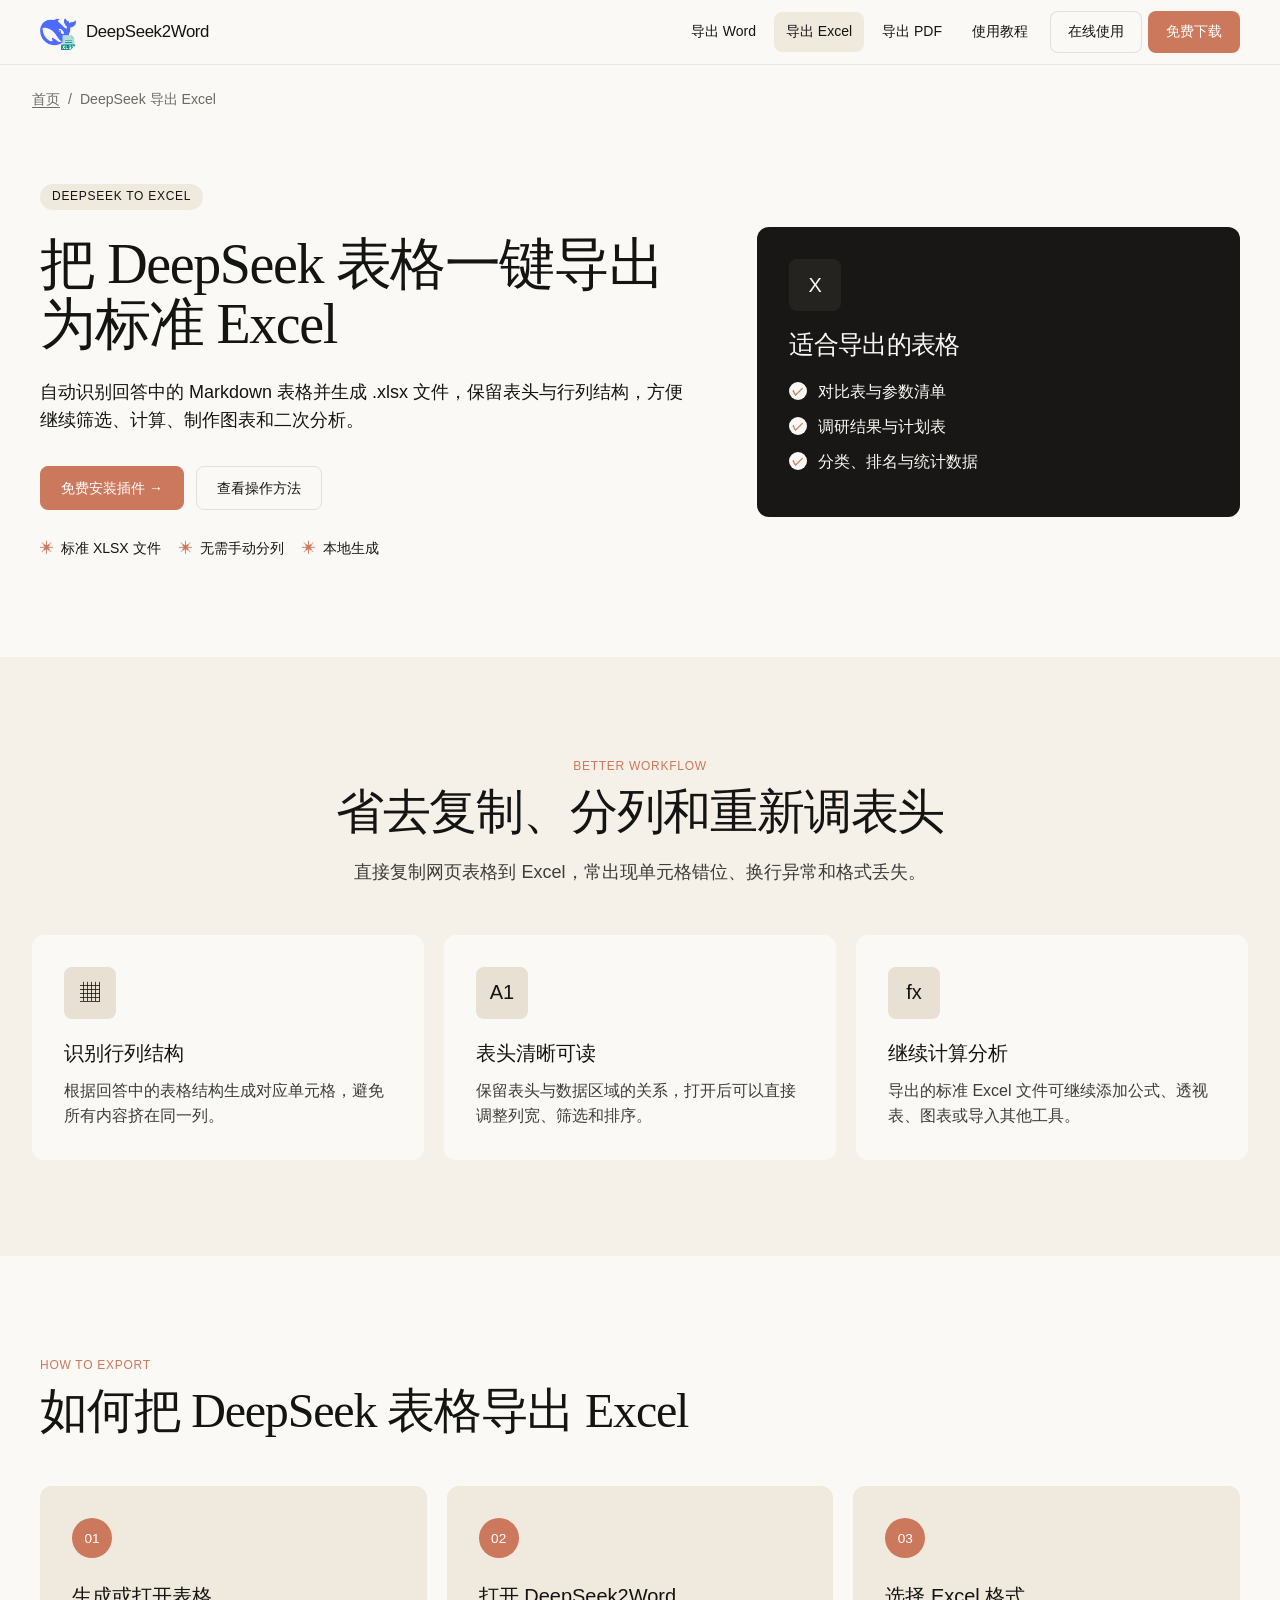
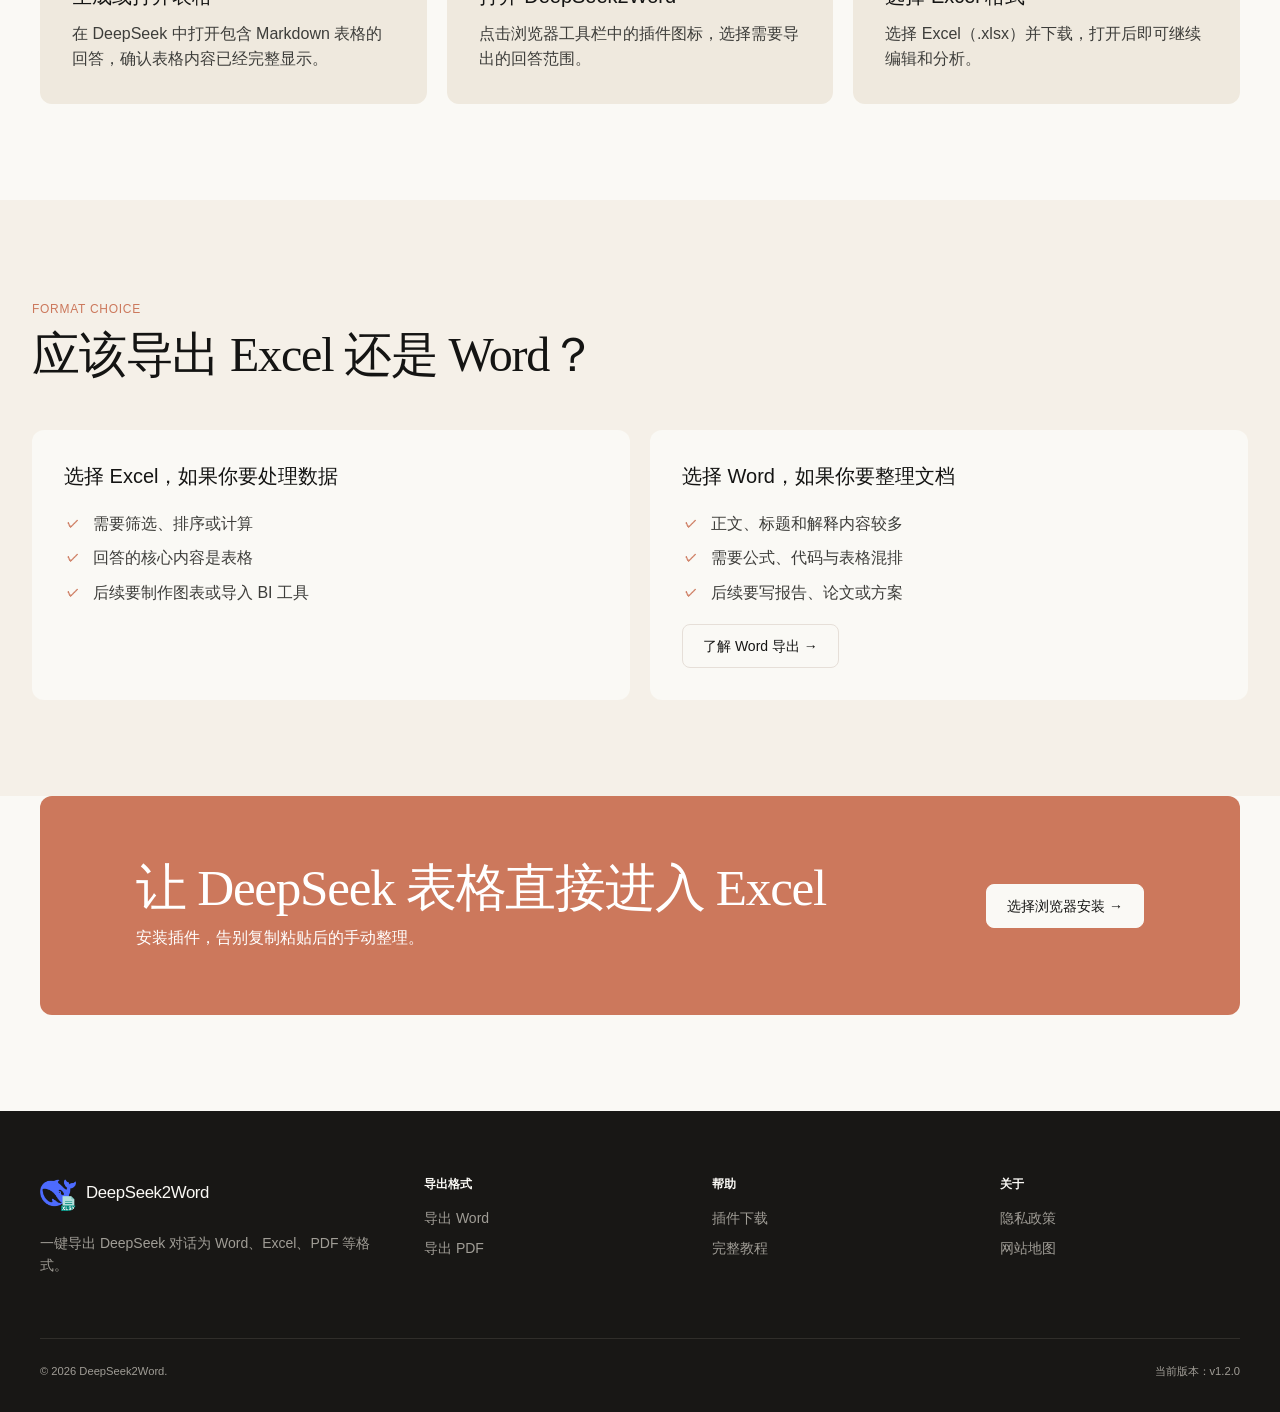
<file: deepseek-to-excel/index.html>
<!doctype html><html lang="zh-CN"><head>
  <meta charset="utf-8"><meta name="viewport" content="width=device-width,initial-scale=1">
  <title>DeepSeek 导出 Excel｜回答中的表格一键转 XLSX</title>
  <meta name="description" content="将 DeepSeek 回答中的 Markdown 表格一键导出为 Excel（.xlsx），保留表头和行列结构，方便继续筛选、计算、整理与分析。">
  <link rel="canonical" href="https://www.deepseek2word.com/deepseek-to-excel/"><meta name="theme-color" content="#faf9f5">
  <meta property="og:type" content="article"><meta property="og:locale" content="zh_CN"><meta property="og:site_name" content="DeepSeek2Word"><meta property="og:title" content="DeepSeek 导出 Excel｜表格一键转 XLSX"><meta property="og:description" content="自动识别 DeepSeek 回答中的表格并导出为标准 Excel 文件。"><meta property="og:url" content="https://www.deepseek2word.com/deepseek-to-excel/"><meta property="og:image" content="https://www.deepseek2word.com/images/banner2.png"><meta name="twitter:card" content="summary_large_image">
  <link rel="icon" href="/favicon.ico" sizes="any"><link rel="icon" type="image/png" sizes="32x32" href="/favicon-32x32.png"><link rel="icon" type="image/png" sizes="16x16" href="/favicon-16x16.png"><link rel="apple-touch-icon" sizes="180x180" href="/apple-touch-icon.png"><link rel="stylesheet" href="/assets/site.css">
  <script type="application/ld+json">{"@context":"https://schema.org","@graph":[{"@type":"BreadcrumbList","itemListElement":[{"@type":"ListItem","position":1,"name":"首页","item":"https://www.deepseek2word.com/"},{"@type":"ListItem","position":2,"name":"DeepSeek 导出 Excel","item":"https://www.deepseek2word.com/deepseek-to-excel/"}]},{"@type":"WebPage","name":"DeepSeek 导出 Excel","url":"https://www.deepseek2word.com/deepseek-to-excel/","description":"将 DeepSeek 回答中的表格导出为标准 Excel 文件。","inLanguage":"zh-CN"}]}</script>
</head><body>
  <a class="skip-link" href="#main">跳到主要内容</a><header class="site-header"><div class="container header-inner"><a class="brand" href="/"><img src="/images/logo.png" width="36" height="36" alt="">DeepSeek2Word</a><button class="menu-toggle" type="button" aria-label="打开导航菜单" aria-expanded="false" data-menu-toggle>☰</button><nav class="site-nav" aria-label="主导航" data-menu><a href="/deepseek-to-word/">导出 Word</a><a aria-current="page" href="/deepseek-to-excel/">导出 Excel</a><a href="/deepseek-to-pdf/">导出 PDF</a><a href="/guide/export-deepseek-chat-to-word/">使用教程</a><a class="header-online" data-online href="https://www.aiwhaler.com/index/" aria-label="在线使用 DeepSeek2Word，前往 AIWhaler">在线使用</a><a class="header-cta" href="/download/">免费下载</a></nav></div></header>
  <main id="main"><div class="container breadcrumb"><a href="/">首页</a><span>DeepSeek 导出 Excel</span></div>
    <section class="inner-hero"><div class="container hero-grid"><div><p class="eyebrow">DeepSeek to Excel</p><h1>把 DeepSeek 表格一键导出为<span class="gradient-text">标准 Excel</span></h1><p class="hero-copy">自动识别回答中的 Markdown 表格并生成 .xlsx 文件，保留表头与行列结构，方便继续筛选、计算、制作图表和二次分析。</p><div class="cta-row"><a class="btn btn-primary" href="/download/">免费安装插件 →</a><a class="btn" href="#how">查看操作方法</a></div><div class="trust-row"><span>标准 XLSX 文件</span><span>无需手动分列</span><span>本地生成</span></div></div><aside class="mini-panel"><div class="icon-tile">X</div><h2 style="font-size:1.55rem">适合导出的表格</h2><ul class="check-list"><li>对比表与参数清单</li><li>调研结果与计划表</li><li>分类、排名与统计数据</li></ul></aside></div></section>
    <section class="section surface-section"><div class="container"><div class="section-head center"><span class="kicker">Better workflow</span><h2>省去复制、分列和重新调表头</h2><p>直接复制网页表格到 Excel，常出现单元格错位、换行异常和格式丢失。</p></div><div class="grid-3"><article class="card"><div class="icon-tile">▦</div><h3>识别行列结构</h3><p>根据回答中的表格结构生成对应单元格，避免所有内容挤在同一列。</p></article><article class="card"><div class="icon-tile">A1</div><h3>表头清晰可读</h3><p>保留表头与数据区域的关系，打开后可以直接调整列宽、筛选和排序。</p></article><article class="card"><div class="icon-tile">fx</div><h3>继续计算分析</h3><p>导出的标准 Excel 文件可继续添加公式、透视表、图表或导入其他工具。</p></article></div></div></section>
    <section class="section" id="how"><div class="container"><div class="section-head"><span class="kicker">How to export</span><h2>如何把 DeepSeek 表格导出 Excel</h2></div><div class="steps"><article class="step"><h3>生成或打开表格</h3><p>在 DeepSeek 中打开包含 Markdown 表格的回答，确认表格内容已经完整显示。</p></article><article class="step"><h3>打开 DeepSeek2Word</h3><p>点击浏览器工具栏中的插件图标，选择需要导出的回答范围。</p></article><article class="step"><h3>选择 Excel 格式</h3><p>选择 Excel（.xlsx）并下载，打开后即可继续编辑和分析。</p></article></div></div></section>
    <section class="section surface-section"><div class="container"><div class="section-head"><span class="kicker">Format choice</span><h2>应该导出 Excel 还是 Word？</h2></div><div class="grid-2"><article class="card"><h3>选择 Excel，如果你要处理数据</h3><ul class="check-list"><li>需要筛选、排序或计算</li><li>回答的核心内容是表格</li><li>后续要制作图表或导入 BI 工具</li></ul></article><article class="card"><h3>选择 Word，如果你要整理文档</h3><ul class="check-list"><li>正文、标题和解释内容较多</li><li>需要公式、代码与表格混排</li><li>后续要写报告、论文或方案</li></ul><p style="margin-top:18px"><a class="btn btn-sm" href="/deepseek-to-word/">了解 Word 导出 →</a></p></article></div></div></section>
    <section class="final-cta"><div class="container"><div><h2>让 DeepSeek 表格直接进入 Excel</h2><p>安装插件，告别复制粘贴后的手动整理。</p></div><a class="btn btn-primary" href="/download/">选择浏览器安装 →</a></div></section>
  </main>
  <footer class="site-footer"><div class="container"><div class="footer-grid"><div><a class="brand footer-brand" href="/"><img src="/images/logo.png" width="36" height="36" alt="">DeepSeek2Word</a><p class="footer-copy">一键导出 DeepSeek 对话为 Word、Excel、PDF 等格式。</p></div><div class="footer-col"><strong>导出格式</strong><a href="/deepseek-to-word/">导出 Word</a><a href="/deepseek-to-pdf/">导出 PDF</a></div><div class="footer-col"><strong>帮助</strong><a href="/download/">插件下载</a><a href="/guide/export-deepseek-chat-to-word/">完整教程</a></div><div class="footer-col"><strong>关于</strong><a href="https://m.aiwhaler.com/privacy-policy-plugin-ds2word" rel="noopener">隐私政策</a><a href="/sitemap.xml">网站地图</a></div></div><div class="footer-bottom"><span>© 2026 DeepSeek2Word.</span><span>当前版本：v1.2.0</span></div></div></footer><script src="/assets/site.js" defer></script>
</body></html>
</file>
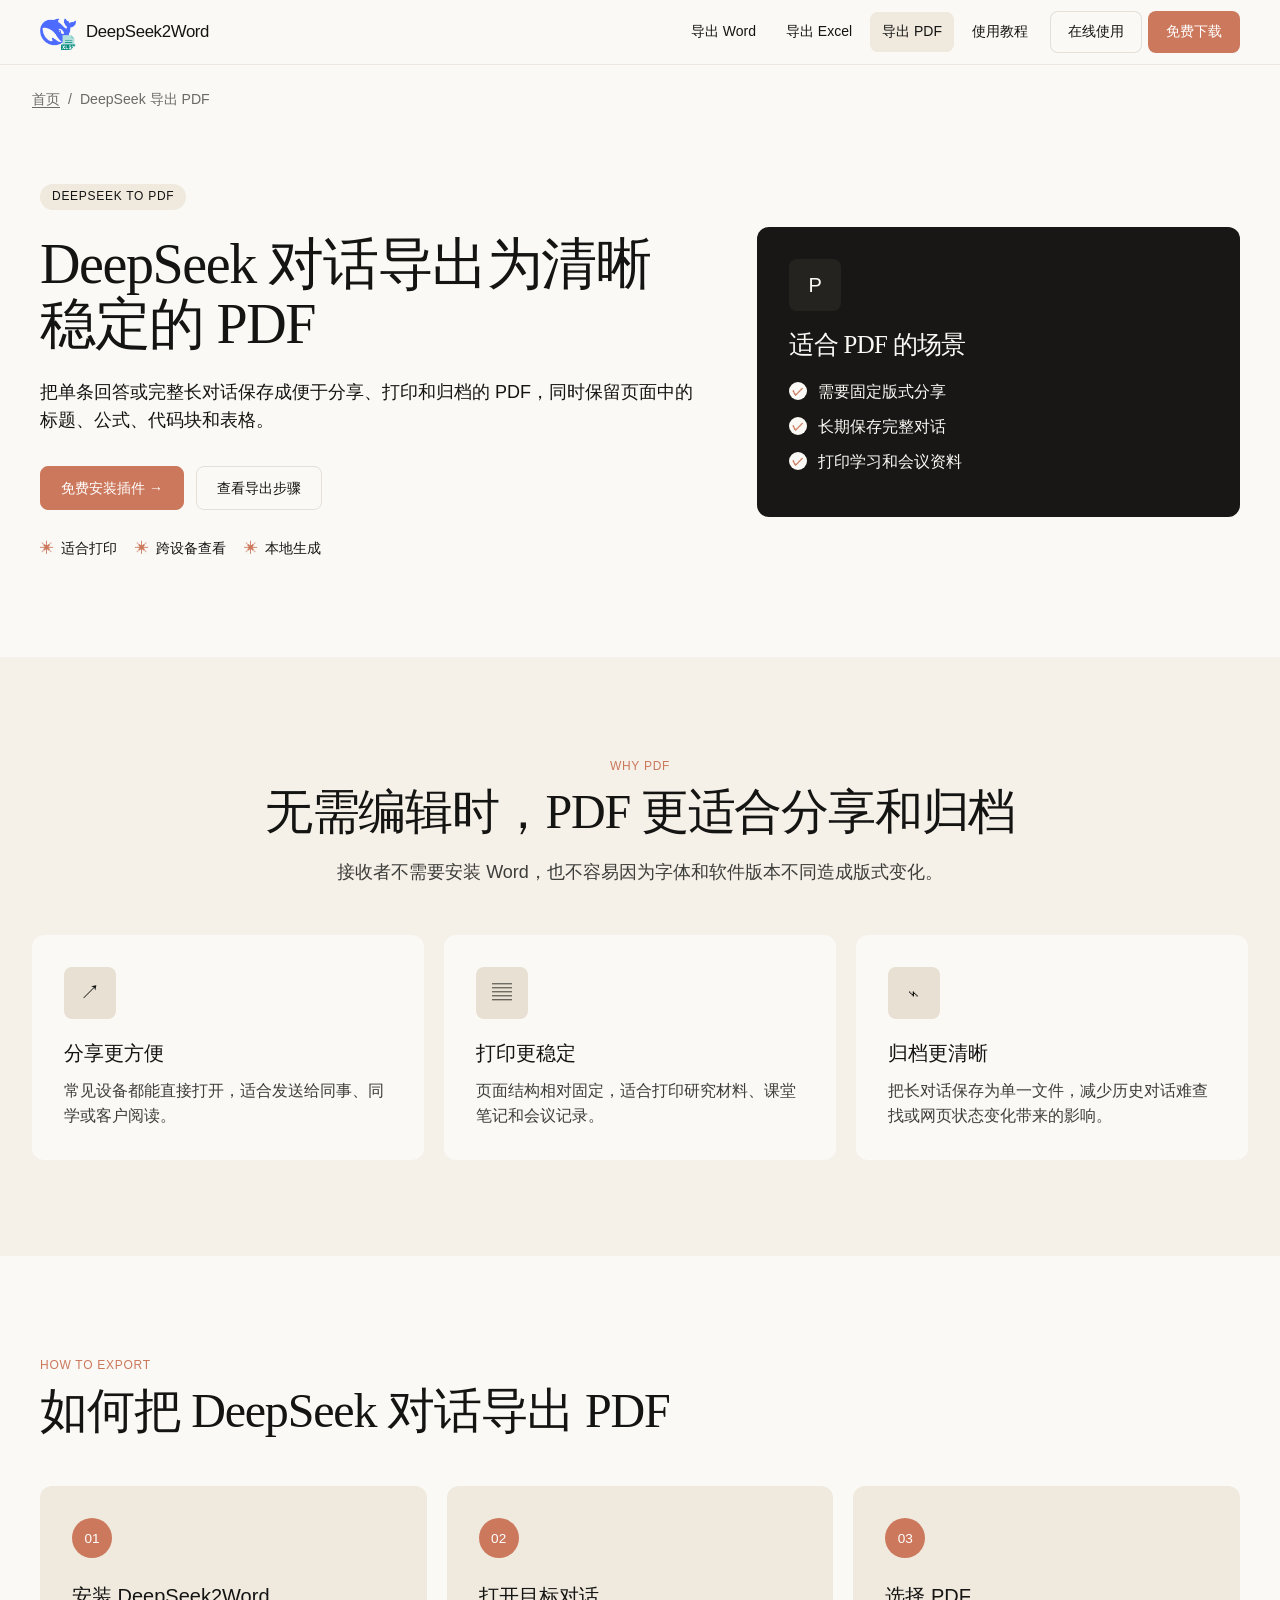
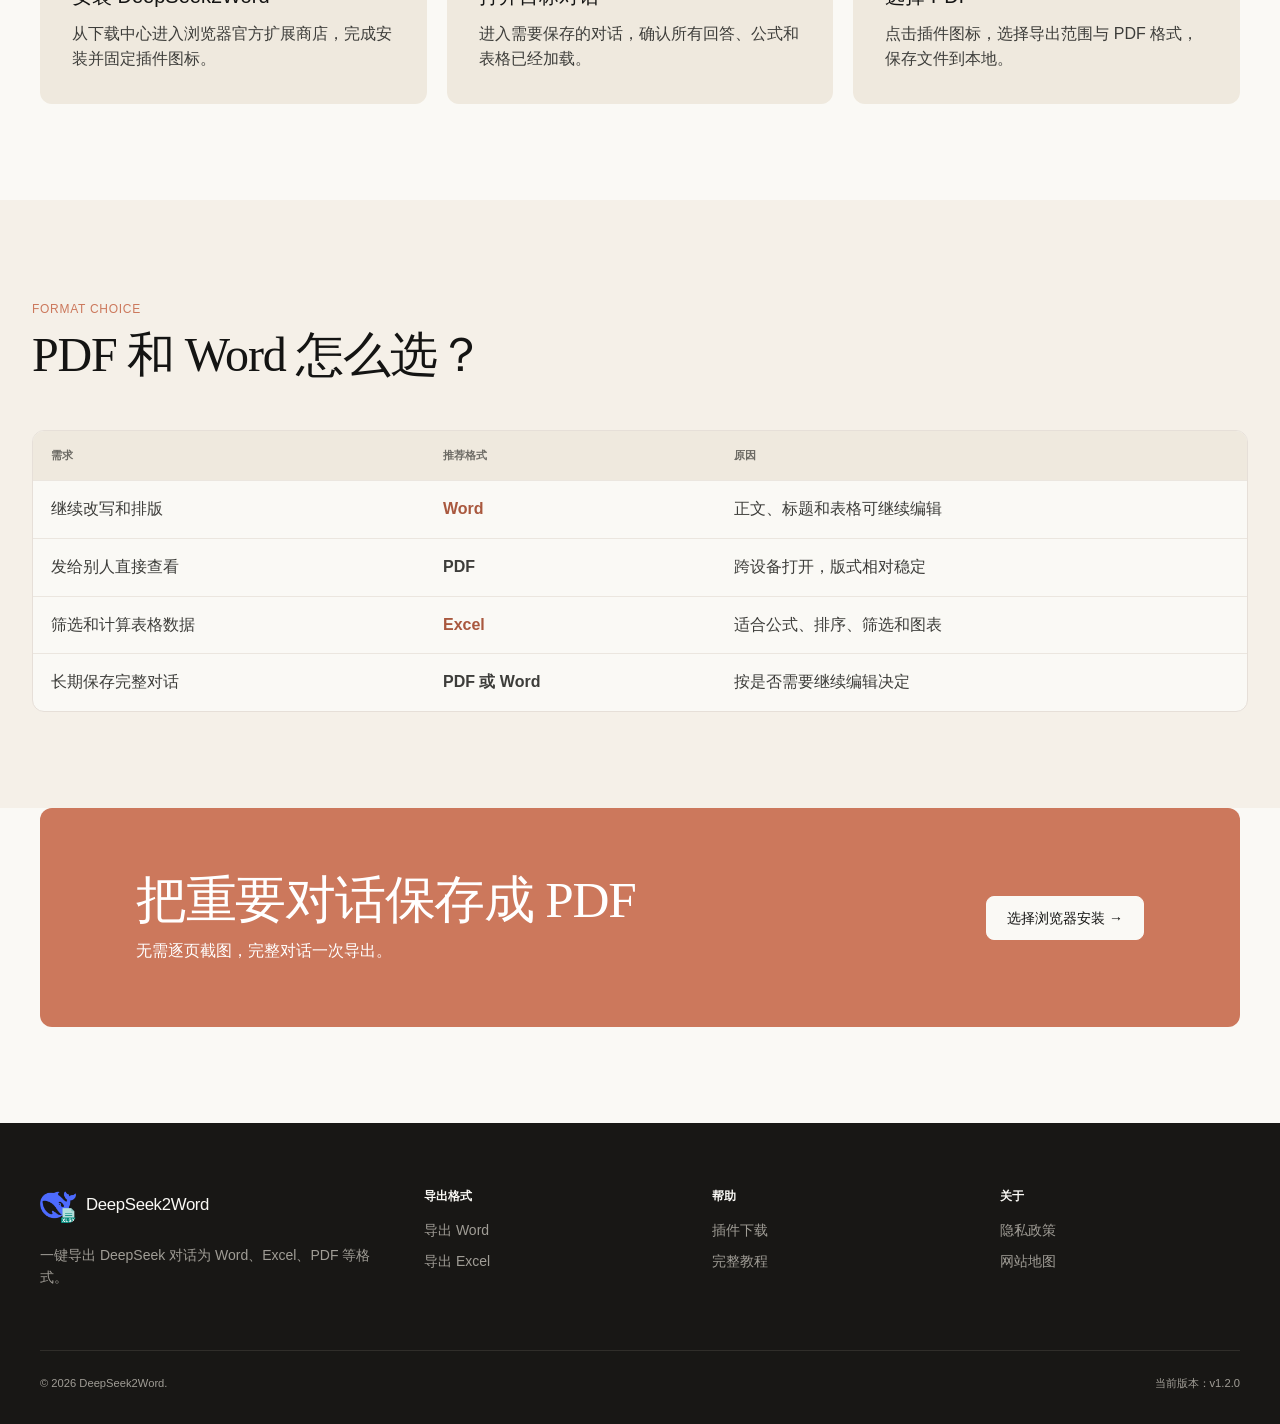
<file: deepseek-to-pdf/index.html>
<!doctype html><html lang="zh-CN"><head>
  <meta charset="utf-8"><meta name="viewport" content="width=device-width,initial-scale=1">
  <title>DeepSeek 导出 PDF｜完整保存对话并分享打印</title>
  <meta name="description" content="使用 DeepSeek2Word 将 DeepSeek 单条回答或完整对话导出 PDF，保留标题、公式、代码和表格，适合分享、打印与长期归档。">
  <link rel="canonical" href="https://www.deepseek2word.com/deepseek-to-pdf/"><meta name="theme-color" content="#faf9f5">
  <meta property="og:type" content="article"><meta property="og:locale" content="zh_CN"><meta property="og:site_name" content="DeepSeek2Word"><meta property="og:title" content="DeepSeek 导出 PDF｜完整保存对话"><meta property="og:description" content="将 DeepSeek 对话保存为适合分享、打印和归档的 PDF。"><meta property="og:url" content="https://www.deepseek2word.com/deepseek-to-pdf/"><meta property="og:image" content="https://www.deepseek2word.com/images/banner2.png"><meta name="twitter:card" content="summary_large_image">
  <link rel="icon" href="/favicon.ico" sizes="any"><link rel="icon" type="image/png" sizes="32x32" href="/favicon-32x32.png"><link rel="icon" type="image/png" sizes="16x16" href="/favicon-16x16.png"><link rel="apple-touch-icon" sizes="180x180" href="/apple-touch-icon.png"><link rel="stylesheet" href="/assets/site.css">
  <script type="application/ld+json">{"@context":"https://schema.org","@graph":[{"@type":"BreadcrumbList","itemListElement":[{"@type":"ListItem","position":1,"name":"首页","item":"https://www.deepseek2word.com/"},{"@type":"ListItem","position":2,"name":"DeepSeek 导出 PDF","item":"https://www.deepseek2word.com/deepseek-to-pdf/"}]},{"@type":"WebPage","name":"DeepSeek 导出 PDF","url":"https://www.deepseek2word.com/deepseek-to-pdf/","description":"将 DeepSeek 对话完整导出 PDF，用于分享、打印和归档。","inLanguage":"zh-CN"}]}</script>
</head><body>
  <a class="skip-link" href="#main">跳到主要内容</a><header class="site-header"><div class="container header-inner"><a class="brand" href="/"><img src="/images/logo.png" width="36" height="36" alt="">DeepSeek2Word</a><button class="menu-toggle" type="button" aria-label="打开导航菜单" aria-expanded="false" data-menu-toggle>☰</button><nav class="site-nav" aria-label="主导航" data-menu><a href="/deepseek-to-word/">导出 Word</a><a href="/deepseek-to-excel/">导出 Excel</a><a aria-current="page" href="/deepseek-to-pdf/">导出 PDF</a><a href="/guide/export-deepseek-chat-to-word/">使用教程</a><a class="header-online" data-online href="https://www.aiwhaler.com/index/" aria-label="在线使用 DeepSeek2Word，前往 AIWhaler">在线使用</a><a class="header-cta" href="/download/">免费下载</a></nav></div></header>
  <main id="main"><div class="container breadcrumb"><a href="/">首页</a><span>DeepSeek 导出 PDF</span></div>
    <section class="inner-hero"><div class="container hero-grid"><div><p class="eyebrow">DeepSeek to PDF</p><h1>DeepSeek 对话导出为<span class="gradient-text">清晰稳定的 PDF</span></h1><p class="hero-copy">把单条回答或完整长对话保存成便于分享、打印和归档的 PDF，同时保留页面中的标题、公式、代码块和表格。</p><div class="cta-row"><a class="btn btn-primary" href="/download/">免费安装插件 →</a><a class="btn" href="#how">查看导出步骤</a></div><div class="trust-row"><span>适合打印</span><span>跨设备查看</span><span>本地生成</span></div></div><aside class="mini-panel"><div class="icon-tile">P</div><h2 style="font-size:1.55rem">适合 PDF 的场景</h2><ul class="check-list"><li>需要固定版式分享</li><li>长期保存完整对话</li><li>打印学习和会议资料</li></ul></aside></div></section>
    <section class="section surface-section"><div class="container"><div class="section-head center"><span class="kicker">Why PDF</span><h2>无需编辑时，PDF 更适合分享和归档</h2><p>接收者不需要安装 Word，也不容易因为字体和软件版本不同造成版式变化。</p></div><div class="grid-3"><article class="card"><div class="icon-tile">↗</div><h3>分享更方便</h3><p>常见设备都能直接打开，适合发送给同事、同学或客户阅读。</p></article><article class="card"><div class="icon-tile">▤</div><h3>打印更稳定</h3><p>页面结构相对固定，适合打印研究材料、课堂笔记和会议记录。</p></article><article class="card"><div class="icon-tile">⌁</div><h3>归档更清晰</h3><p>把长对话保存为单一文件，减少历史对话难查找或网页状态变化带来的影响。</p></article></div></div></section>
    <section class="section" id="how"><div class="container"><div class="section-head"><span class="kicker">How to export</span><h2>如何把 DeepSeek 对话导出 PDF</h2></div><div class="steps"><article class="step"><h3>安装 DeepSeek2Word</h3><p>从下载中心进入浏览器官方扩展商店，完成安装并固定插件图标。</p></article><article class="step"><h3>打开目标对话</h3><p>进入需要保存的对话，确认所有回答、公式和表格已经加载。</p></article><article class="step"><h3>选择 PDF</h3><p>点击插件图标，选择导出范围与 PDF 格式，保存文件到本地。</p></article></div></div></section>
    <section class="section surface-section"><div class="container"><div class="section-head"><span class="kicker">Format choice</span><h2>PDF 和 Word 怎么选？</h2></div><div class="comparison-wrap"><table class="comparison"><thead><tr><th>需求</th><th>推荐格式</th><th>原因</th></tr></thead><tbody><tr><td>继续改写和排版</td><td><a href="/deepseek-to-word/" style="color:var(--brand-dark);font-weight:750">Word</a></td><td>正文、标题和表格可继续编辑</td></tr><tr><td>发给别人直接查看</td><td><strong>PDF</strong></td><td>跨设备打开，版式相对稳定</td></tr><tr><td>筛选和计算表格数据</td><td><a href="/deepseek-to-excel/" style="color:var(--brand-dark);font-weight:750">Excel</a></td><td>适合公式、排序、筛选和图表</td></tr><tr><td>长期保存完整对话</td><td><strong>PDF 或 Word</strong></td><td>按是否需要继续编辑决定</td></tr></tbody></table></div></div></section>
    <section class="final-cta"><div class="container"><div><h2>把重要对话保存成 PDF</h2><p>无需逐页截图，完整对话一次导出。</p></div><a class="btn btn-primary" href="/download/">选择浏览器安装 →</a></div></section>
  </main>
  <footer class="site-footer"><div class="container"><div class="footer-grid"><div><a class="brand footer-brand" href="/"><img src="/images/logo.png" width="36" height="36" alt="">DeepSeek2Word</a><p class="footer-copy">一键导出 DeepSeek 对话为 Word、Excel、PDF 等格式。</p></div><div class="footer-col"><strong>导出格式</strong><a href="/deepseek-to-word/">导出 Word</a><a href="/deepseek-to-excel/">导出 Excel</a></div><div class="footer-col"><strong>帮助</strong><a href="/download/">插件下载</a><a href="/guide/export-deepseek-chat-to-word/">完整教程</a></div><div class="footer-col"><strong>关于</strong><a href="https://m.aiwhaler.com/privacy-policy-plugin-ds2word" rel="noopener">隐私政策</a><a href="/sitemap.xml">网站地图</a></div></div><div class="footer-bottom"><span>© 2026 DeepSeek2Word.</span><span>当前版本：v1.2.0</span></div></div></footer><script src="/assets/site.js" defer></script>
</body></html>
</file>
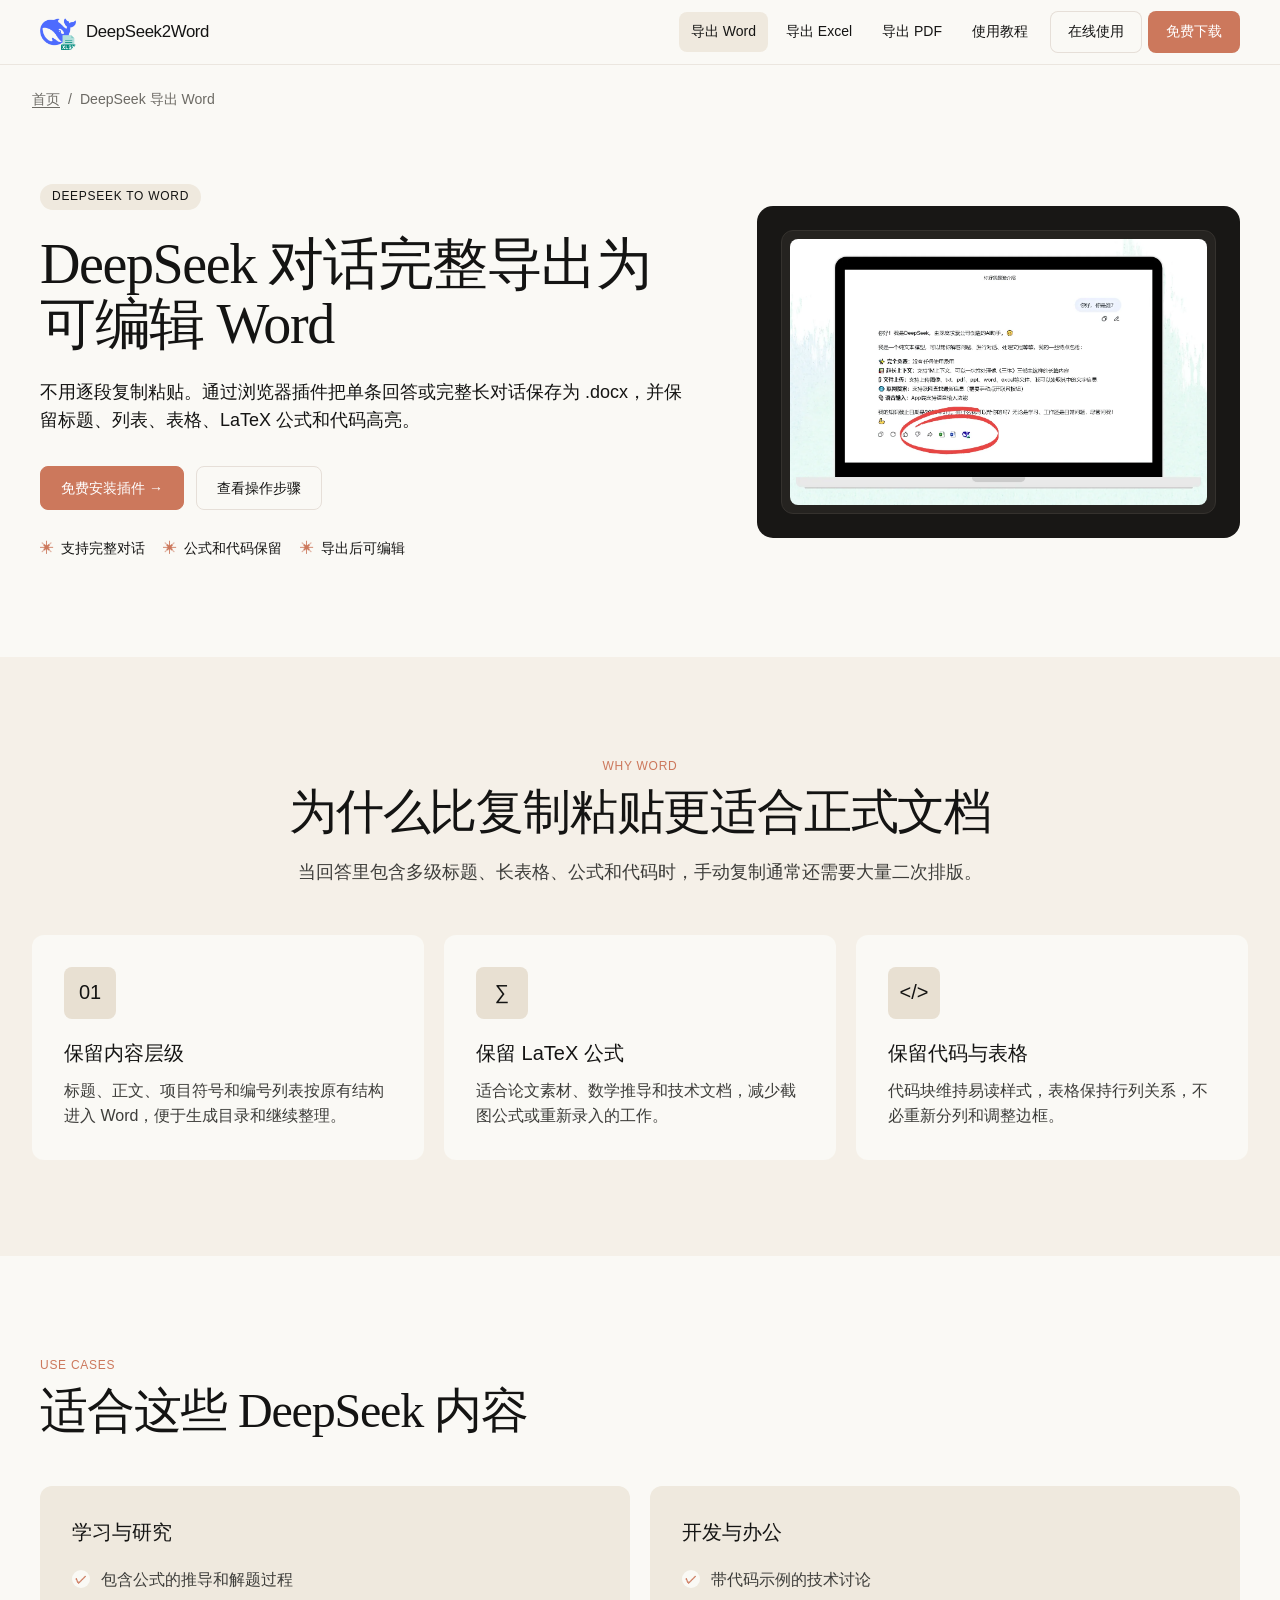
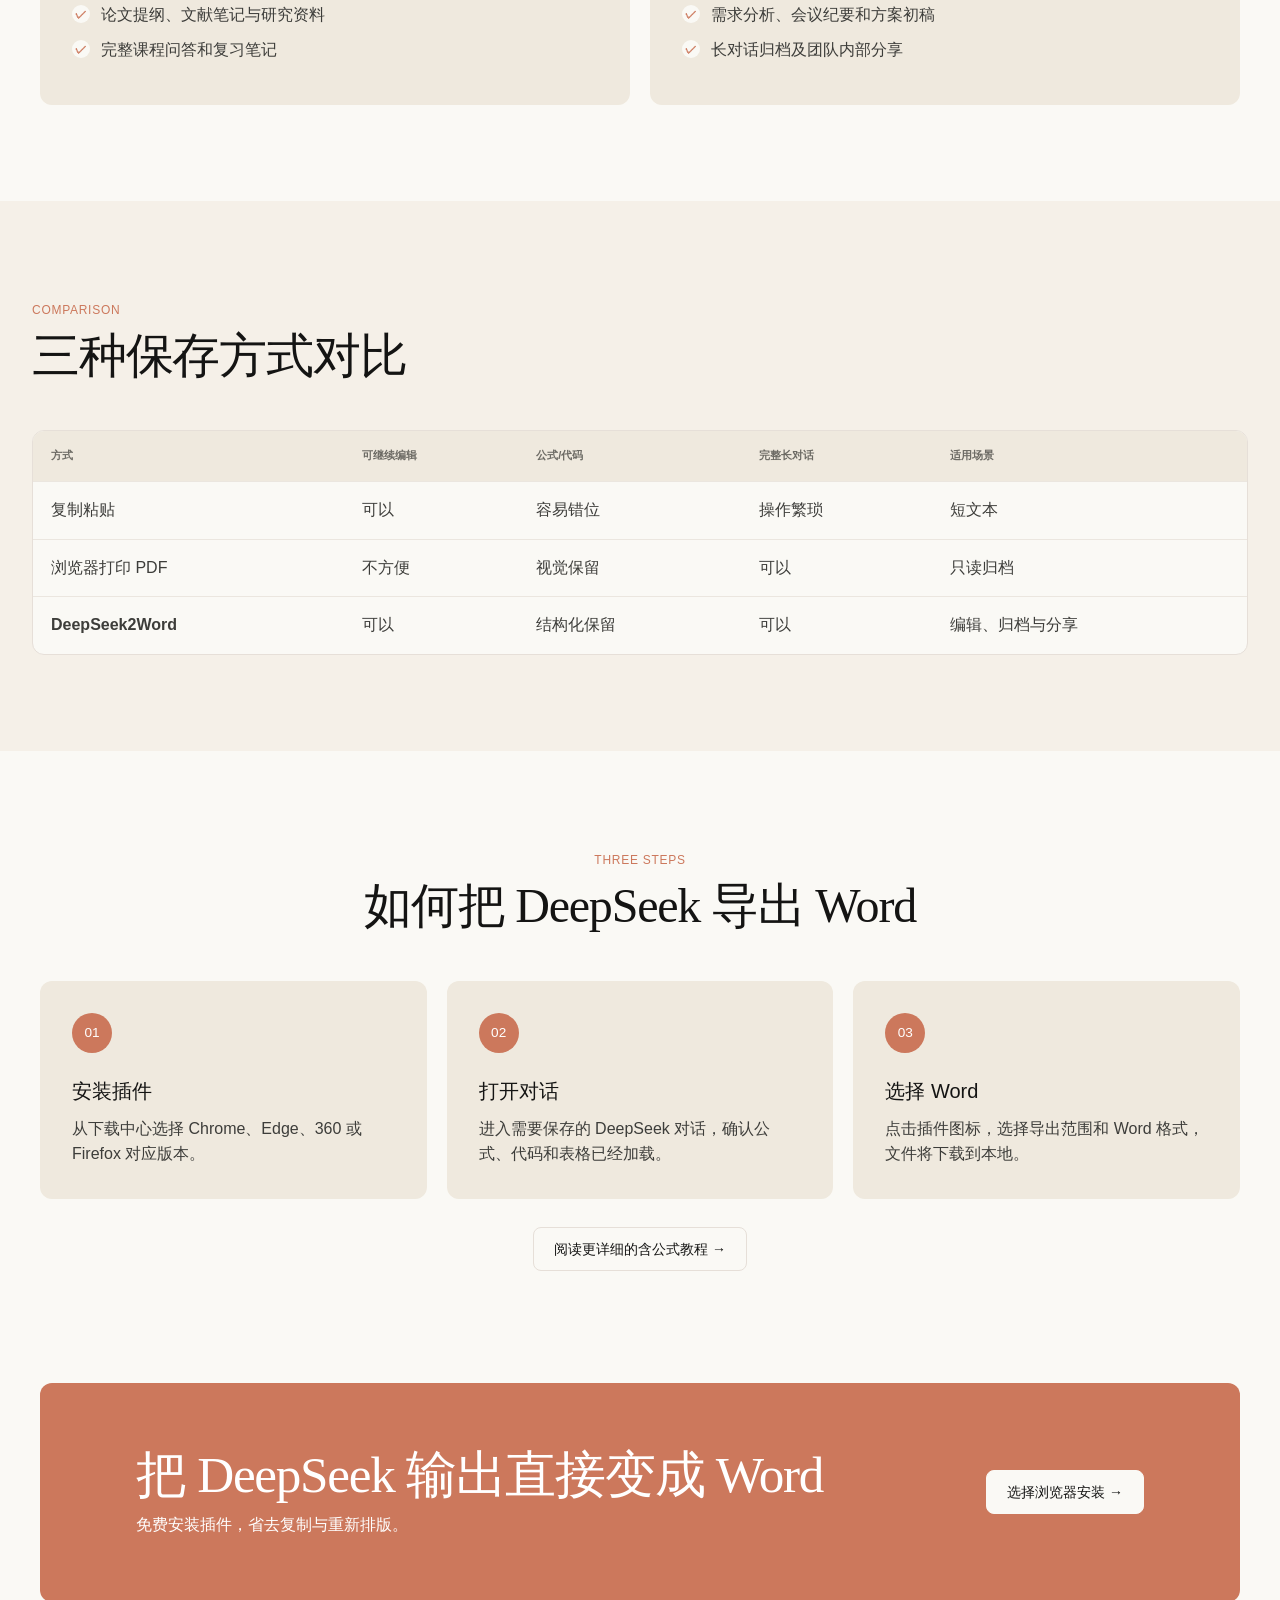
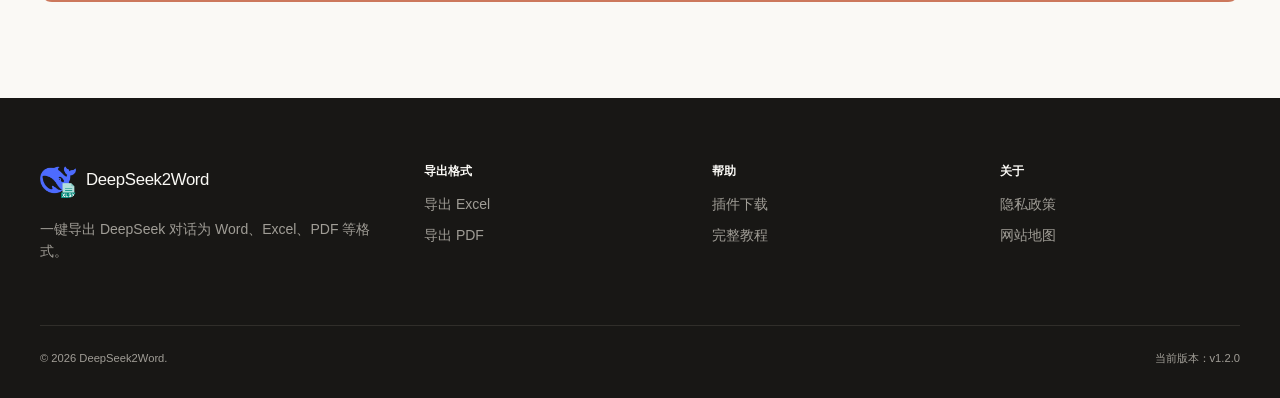
<file: deepseek-to-word/index.html>
<!doctype html><html lang="zh-CN"><head>
  <meta charset="utf-8"><meta name="viewport" content="width=device-width,initial-scale=1">
  <title>DeepSeek 导出 Word｜对话、公式和代码完整转 Word</title>
  <meta name="description" content="使用 DeepSeek2Word 将 DeepSeek 对话一键导出为可编辑 Word 文档，支持完整对话、LaTeX 公式、代码高亮、表格与标题层级。">
  <link rel="canonical" href="https://www.deepseek2word.com/deepseek-to-word/"><meta name="theme-color" content="#faf9f5">
  <meta property="og:type" content="article"><meta property="og:locale" content="zh_CN"><meta property="og:site_name" content="DeepSeek2Word"><meta property="og:title" content="DeepSeek 导出 Word｜完整保留公式和代码"><meta property="og:description" content="把 DeepSeek 单条回答或完整对话导出为可编辑 Word。"><meta property="og:url" content="https://www.deepseek2word.com/deepseek-to-word/"><meta property="og:image" content="https://www.deepseek2word.com/images/banner2.png"><meta name="twitter:card" content="summary_large_image">
  <link rel="icon" href="/favicon.ico" sizes="any"><link rel="icon" type="image/png" sizes="32x32" href="/favicon-32x32.png"><link rel="icon" type="image/png" sizes="16x16" href="/favicon-16x16.png"><link rel="apple-touch-icon" sizes="180x180" href="/apple-touch-icon.png"><link rel="preload" as="image" href="/images/banner2.webp" type="image/webp" fetchpriority="high"><link rel="stylesheet" href="/assets/site.css">
  <script type="application/ld+json">{"@context":"https://schema.org","@graph":[{"@type":"BreadcrumbList","itemListElement":[{"@type":"ListItem","position":1,"name":"首页","item":"https://www.deepseek2word.com/"},{"@type":"ListItem","position":2,"name":"DeepSeek 导出 Word","item":"https://www.deepseek2word.com/deepseek-to-word/"}]},{"@type":"WebPage","name":"DeepSeek 导出 Word","url":"https://www.deepseek2word.com/deepseek-to-word/","description":"将 DeepSeek 对话、公式、代码和表格完整导出为 Word 文档。","inLanguage":"zh-CN","isPartOf":{"@id":"https://www.deepseek2word.com/#website"},"about":{"@id":"https://www.deepseek2word.com/#app"}}]}</script>
</head><body>
  <a class="skip-link" href="#main">跳到主要内容</a><header class="site-header"><div class="container header-inner"><a class="brand" href="/"><img src="/images/logo.png" width="36" height="36" alt="">DeepSeek2Word</a><button class="menu-toggle" type="button" aria-label="打开导航菜单" aria-expanded="false" data-menu-toggle>☰</button><nav class="site-nav" aria-label="主导航" data-menu><a aria-current="page" href="/deepseek-to-word/">导出 Word</a><a href="/deepseek-to-excel/">导出 Excel</a><a href="/deepseek-to-pdf/">导出 PDF</a><a href="/guide/export-deepseek-chat-to-word/">使用教程</a><a class="header-online" data-online href="https://www.aiwhaler.com/index/" aria-label="在线使用 DeepSeek2Word，前往 AIWhaler">在线使用</a><a class="header-cta" href="/download/">免费下载</a></nav></div></header>
  <main id="main"><div class="container breadcrumb"><a href="/">首页</a><span>DeepSeek 导出 Word</span></div>
    <section class="inner-hero"><div class="container hero-grid"><div><p class="eyebrow">DeepSeek to Word</p><h1>DeepSeek 对话完整导出为<span class="gradient-text">可编辑 Word</span></h1><p class="hero-copy">不用逐段复制粘贴。通过浏览器插件把单条回答或完整长对话保存为 .docx，并保留标题、列表、表格、LaTeX 公式和代码高亮。</p><div class="cta-row"><a class="btn btn-primary" href="/download/">免费安装插件 →</a><a class="btn" href="/guide/export-deepseek-chat-to-word/">查看操作步骤</a></div><div class="trust-row"><span>支持完整对话</span><span>公式和代码保留</span><span>导出后可编辑</span></div></div><div class="hero-visual"><div class="product-frame"><img src="/images/banner2.webp" width="1375" height="875" alt="DeepSeek 对话导出 Word 的插件界面" fetchpriority="high"></div></div></div></section>
    <section class="section surface-section"><div class="container"><div class="section-head center"><span class="kicker">Why Word</span><h2>为什么比复制粘贴更适合正式文档</h2><p>当回答里包含多级标题、长表格、公式和代码时，手动复制通常还需要大量二次排版。</p></div><div class="grid-3"><article class="card"><div class="icon-tile">01</div><h3>保留内容层级</h3><p>标题、正文、项目符号和编号列表按原有结构进入 Word，便于生成目录和继续整理。</p></article><article class="card"><div class="icon-tile">∑</div><h3>保留 LaTeX 公式</h3><p>适合论文素材、数学推导和技术文档，减少截图公式或重新录入的工作。</p></article><article class="card"><div class="icon-tile">&lt;/&gt;</div><h3>保留代码与表格</h3><p>代码块维持易读样式，表格保持行列关系，不必重新分列和调整边框。</p></article></div></div></section>
    <section class="section"><div class="container"><div class="section-head"><span class="kicker">Use cases</span><h2>适合这些 DeepSeek 内容</h2></div><div class="grid-2"><article class="card"><h3>学习与研究</h3><ul class="check-list"><li>包含公式的推导和解题过程</li><li>论文提纲、文献笔记与研究资料</li><li>完整课程问答和复习笔记</li></ul></article><article class="card"><h3>开发与办公</h3><ul class="check-list"><li>带代码示例的技术讨论</li><li>需求分析、会议纪要和方案初稿</li><li>长对话归档及团队内部分享</li></ul></article></div></div></section>
    <section class="section surface-section"><div class="container"><div class="section-head"><span class="kicker">Comparison</span><h2>三种保存方式对比</h2></div><div class="comparison-wrap"><table class="comparison"><thead><tr><th>方式</th><th>可继续编辑</th><th>公式/代码</th><th>完整长对话</th><th>适用场景</th></tr></thead><tbody><tr><td>复制粘贴</td><td>可以</td><td>容易错位</td><td>操作繁琐</td><td>短文本</td></tr><tr><td>浏览器打印 PDF</td><td>不方便</td><td>视觉保留</td><td>可以</td><td>只读归档</td></tr><tr><td><strong>DeepSeek2Word</strong></td><td>可以</td><td>结构化保留</td><td>可以</td><td>编辑、归档与分享</td></tr></tbody></table></div></div></section>
    <section class="section"><div class="container"><div class="section-head center"><span class="kicker">Three steps</span><h2>如何把 DeepSeek 导出 Word</h2></div><div class="steps"><article class="step"><h3>安装插件</h3><p>从下载中心选择 Chrome、Edge、360 或 Firefox 对应版本。</p></article><article class="step"><h3>打开对话</h3><p>进入需要保存的 DeepSeek 对话，确认公式、代码和表格已经加载。</p></article><article class="step"><h3>选择 Word</h3><p>点击插件图标，选择导出范围和 Word 格式，文件将下载到本地。</p></article></div><p style="text-align:center;margin-top:28px"><a class="btn" href="/guide/export-deepseek-chat-to-word/">阅读更详细的含公式教程 →</a></p></div></section>
    <section class="final-cta"><div class="container"><div><h2>把 DeepSeek 输出直接变成 Word</h2><p>免费安装插件，省去复制与重新排版。</p></div><a class="btn btn-primary" href="/download/">选择浏览器安装 →</a></div></section>
  </main>
  <footer class="site-footer"><div class="container"><div class="footer-grid"><div><a class="brand footer-brand" href="/"><img src="/images/logo.png" width="36" height="36" alt="">DeepSeek2Word</a><p class="footer-copy">一键导出 DeepSeek 对话为 Word、Excel、PDF 等格式。</p></div><div class="footer-col"><strong>导出格式</strong><a href="/deepseek-to-excel/">导出 Excel</a><a href="/deepseek-to-pdf/">导出 PDF</a></div><div class="footer-col"><strong>帮助</strong><a href="/download/">插件下载</a><a href="/guide/export-deepseek-chat-to-word/">完整教程</a></div><div class="footer-col"><strong>关于</strong><a href="https://m.aiwhaler.com/privacy-policy-plugin-ds2word" rel="noopener">隐私政策</a><a href="/sitemap.xml">网站地图</a></div></div><div class="footer-bottom"><span>© 2026 DeepSeek2Word.</span><span>当前版本：v1.2.0</span></div></div></footer><script src="/assets/site.js" defer></script>
</body></html>
</file>
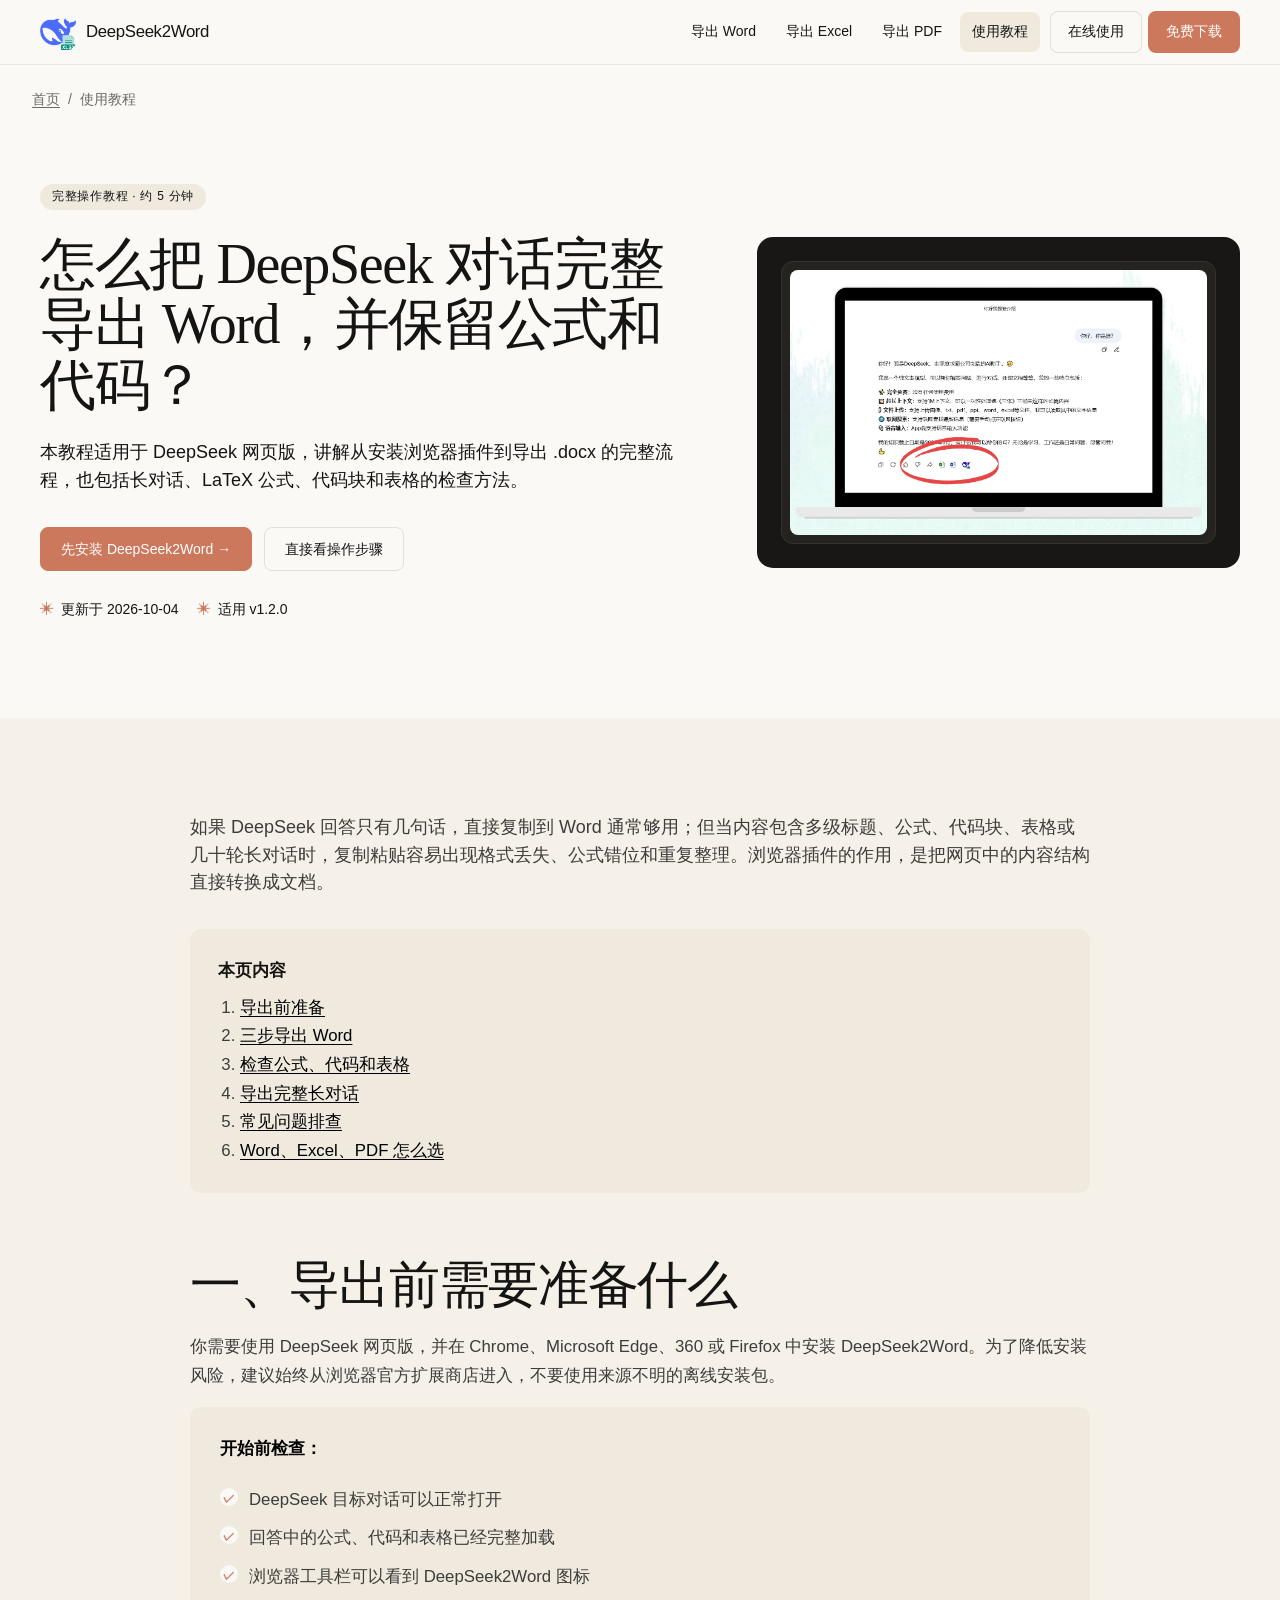
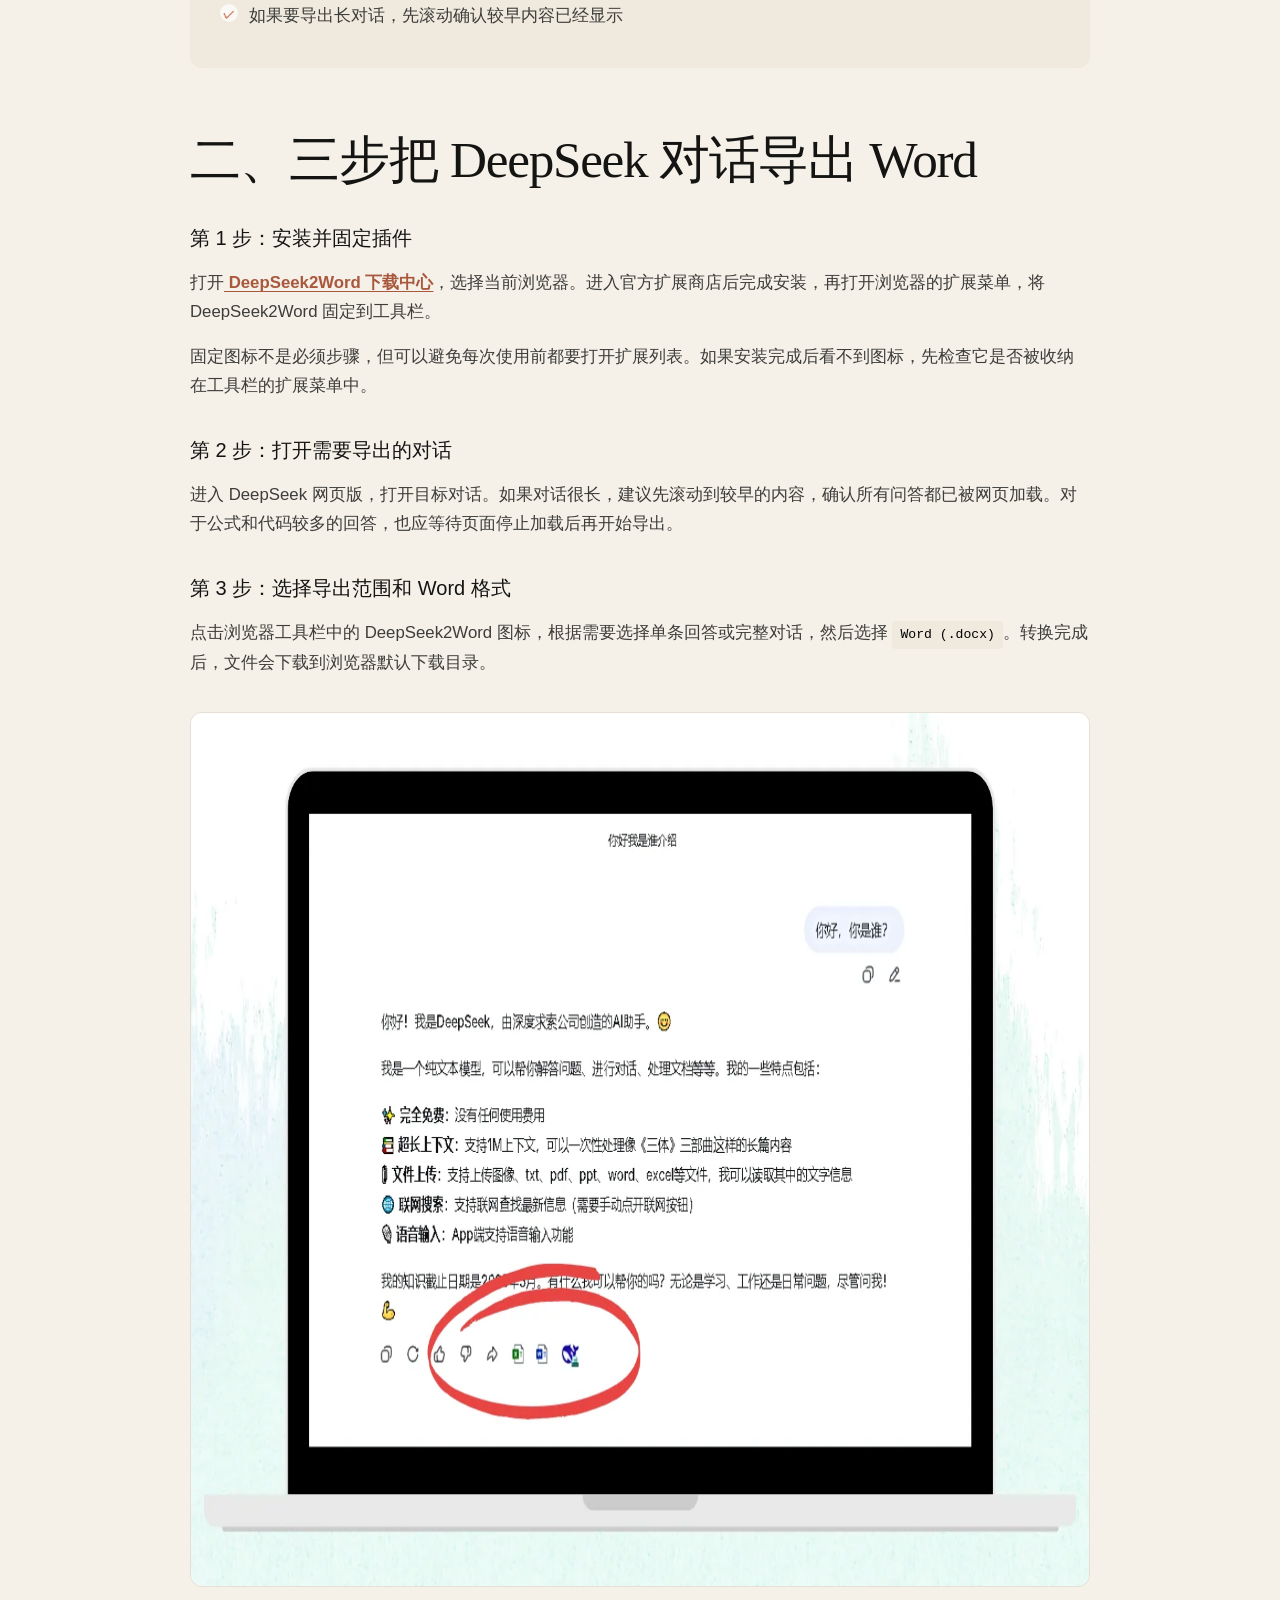
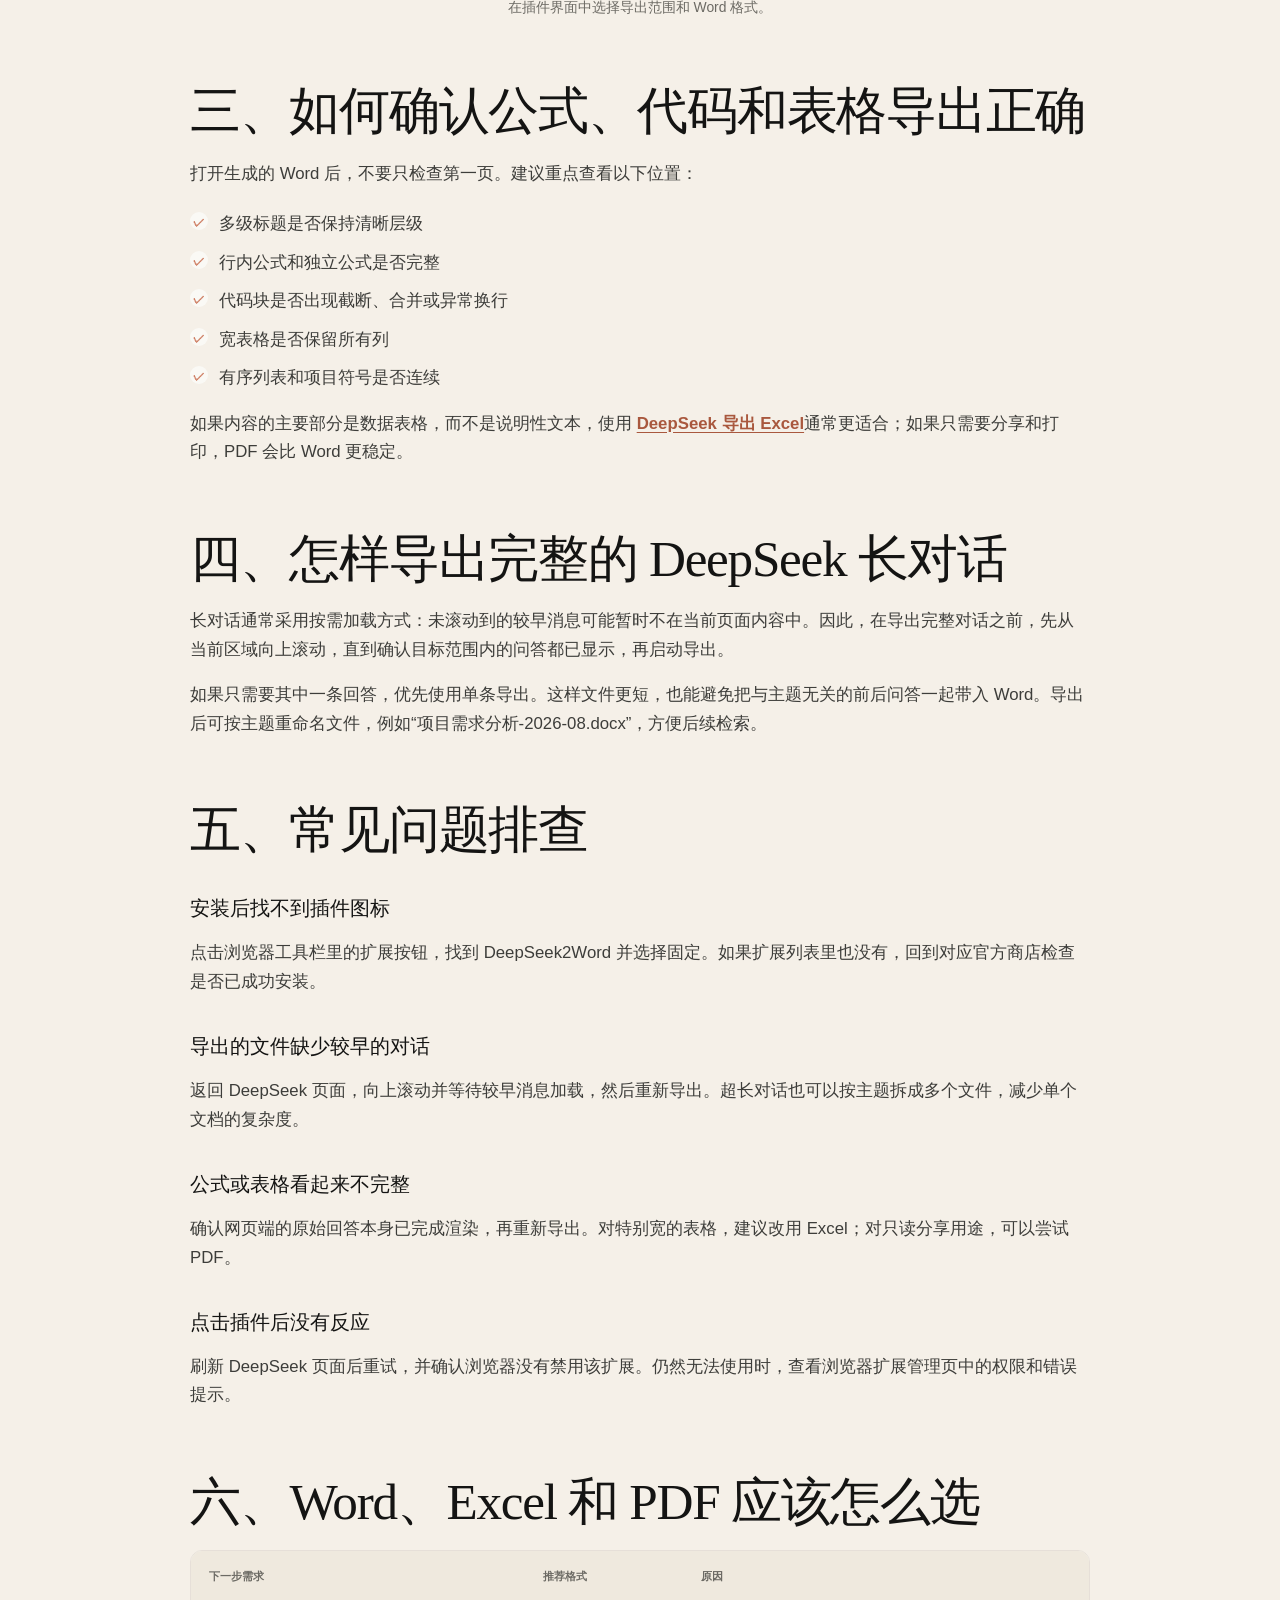
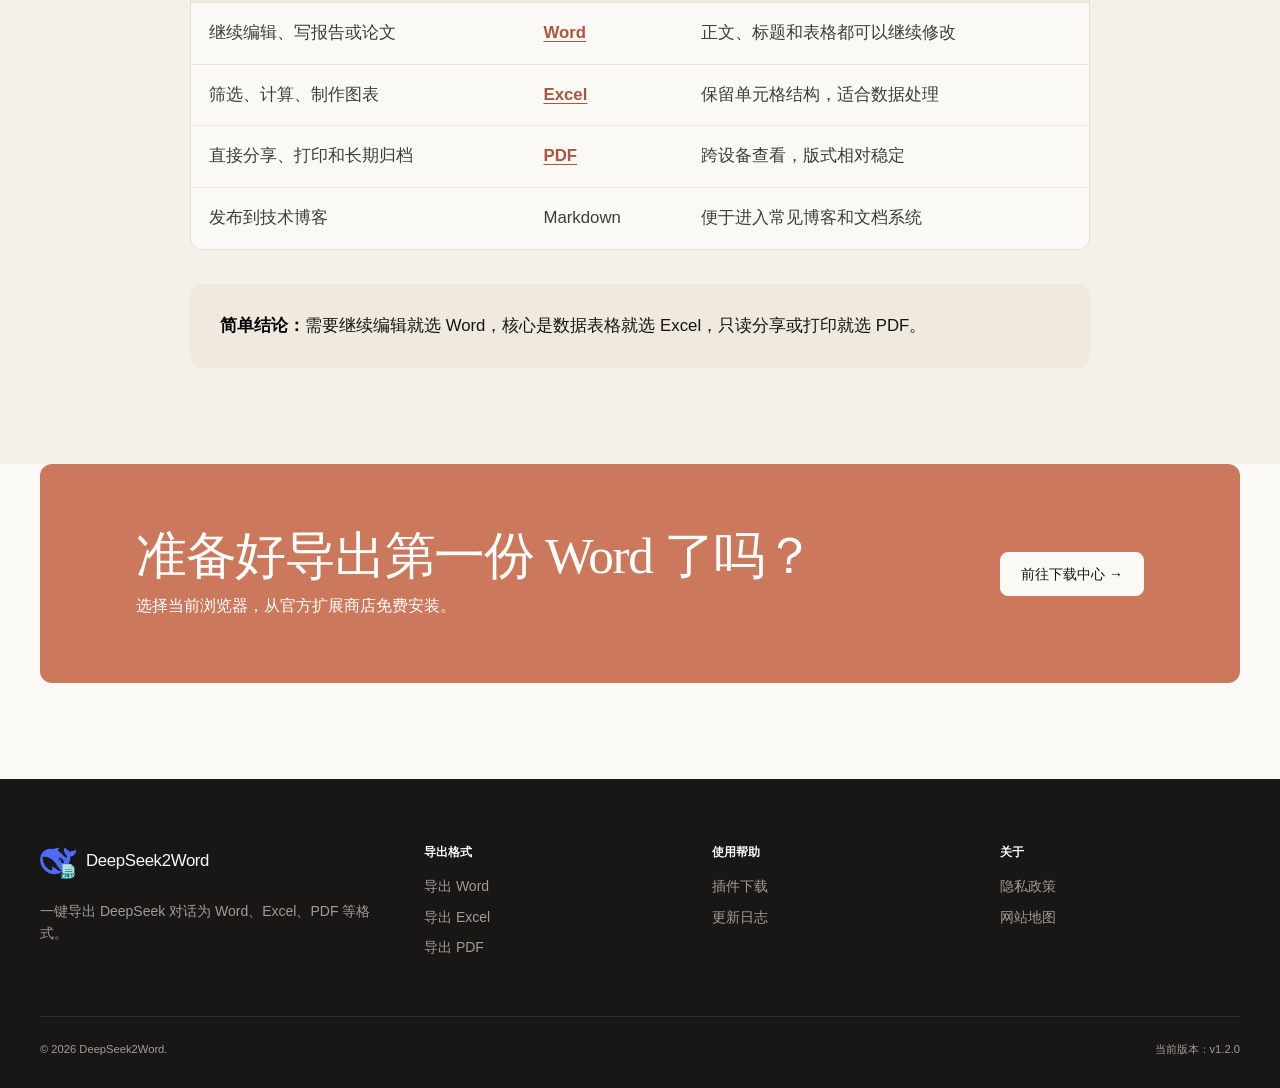
<file: guide/export-deepseek-chat-to-word/index.html>
<!doctype html><html lang="zh-CN"><head>
  <meta charset="utf-8"><meta name="viewport" content="width=device-width,initial-scale=1">
  <title>怎么把 DeepSeek 对话完整导出 Word？含公式和代码教程</title>
  <meta name="description" content="图文讲解如何把 DeepSeek 单条回答或完整对话导出 Word，保留 LaTeX 公式、代码高亮、表格和标题，并解决插件图标找不到、内容未加载等问题。">
  <link rel="canonical" href="https://www.deepseek2word.com/guide/export-deepseek-chat-to-word/"><meta name="theme-color" content="#faf9f5">
  <meta property="og:type" content="article"><meta property="og:locale" content="zh_CN"><meta property="og:site_name" content="DeepSeek2Word"><meta property="og:title" content="怎么把 DeepSeek 对话完整导出 Word？"><meta property="og:description" content="保留公式、代码、表格和标题层级的完整操作教程。"><meta property="og:url" content="https://www.deepseek2word.com/guide/export-deepseek-chat-to-word/"><meta property="og:image" content="https://www.deepseek2word.com/images/banner2.png"><meta name="twitter:card" content="summary_large_image">
  <link rel="icon" href="/favicon.ico" sizes="any"><link rel="icon" type="image/png" sizes="32x32" href="/favicon-32x32.png"><link rel="icon" type="image/png" sizes="16x16" href="/favicon-16x16.png"><link rel="apple-touch-icon" sizes="180x180" href="/apple-touch-icon.png"><link rel="preload" as="image" href="/images/banner2.webp" type="image/webp" fetchpriority="high"><link rel="stylesheet" href="/assets/site.css">
  <script type="application/ld+json">{"@context":"https://schema.org","@graph":[{"@type":"BreadcrumbList","itemListElement":[{"@type":"ListItem","position":1,"name":"首页","item":"https://www.deepseek2word.com/"},{"@type":"ListItem","position":2,"name":"使用教程","item":"https://www.deepseek2word.com/guide/export-deepseek-chat-to-word/"}]},{"@type":"Article","headline":"怎么把 DeepSeek 对话完整导出 Word？含公式和代码教程","description":"讲解如何安装插件并将 DeepSeek 对话完整导出 Word。","image":"https://www.deepseek2word.com/images/banner2.png","dateModified":"2026-08-15","inLanguage":"zh-CN","mainEntityOfPage":"https://www.deepseek2word.com/guide/export-deepseek-chat-to-word/","publisher":{"@type":"Organization","name":"DeepSeek2Word","logo":{"@type":"ImageObject","url":"https://www.deepseek2word.com/images/logo.png"}}}]}</script>
</head><body>
  <a class="skip-link" href="#main">跳到主要内容</a><header class="site-header"><div class="container header-inner"><a class="brand" href="/"><img src="/images/logo.png" width="36" height="36" alt="">DeepSeek2Word</a><button class="menu-toggle" type="button" aria-label="打开导航菜单" aria-expanded="false" data-menu-toggle>☰</button><nav class="site-nav" aria-label="主导航" data-menu><a href="/deepseek-to-word/">导出 Word</a><a href="/deepseek-to-excel/">导出 Excel</a><a href="/deepseek-to-pdf/">导出 PDF</a><a aria-current="page" href="/guide/export-deepseek-chat-to-word/">使用教程</a><a class="header-online" data-online href="https://www.aiwhaler.com/index/" aria-label="在线使用 DeepSeek2Word，前往 AIWhaler">在线使用</a><a class="header-cta" href="/download/">免费下载</a></nav></div></header>
  <main id="main"><div class="container breadcrumb"><a href="/">首页</a><span>使用教程</span></div>
    <section class="inner-hero"><div class="container hero-grid"><div><p class="eyebrow">完整操作教程 · 约 5 分钟</p><h1>怎么把 DeepSeek 对话完整导出 Word，<span class="gradient-text">并保留公式和代码？</span></h1><p class="hero-copy">本教程适用于 DeepSeek 网页版，讲解从安装浏览器插件到导出 .docx 的完整流程，也包括长对话、LaTeX 公式、代码块和表格的检查方法。</p><div class="cta-row"><a class="btn btn-primary" href="/download/">先安装 DeepSeek2Word →</a><a class="btn" href="#steps">直接看操作步骤</a></div><div class="trust-row"><span>更新于 2026-10-04</span><span>适用 v1.2.0</span></div></div><div class="hero-visual"><div class="product-frame"><img src="/images/banner2.webp" width="1375" height="875" fetchpriority="high" alt="DeepSeek2Word 插件导出 Word 操作界面"></div></div></div></section>

    <section class="section surface-section"><article class="narrow article">
      <p class="lead">如果 DeepSeek 回答只有几句话，直接复制到 Word 通常够用；但当内容包含多级标题、公式、代码块、表格或几十轮长对话时，复制粘贴容易出现格式丢失、公式错位和重复整理。浏览器插件的作用，是把网页中的内容结构直接转换成文档。</p>
      <nav class="toc" aria-label="文章目录"><strong>本页内容</strong><ol><li><a href="#prepare">导出前准备</a></li><li><a href="#steps">三步导出 Word</a></li><li><a href="#formula">检查公式、代码和表格</a></li><li><a href="#whole-chat">导出完整长对话</a></li><li><a href="#troubleshooting">常见问题排查</a></li><li><a href="#formats">Word、Excel、PDF 怎么选</a></li></ol></nav>

      <h2 id="prepare">一、导出前需要准备什么</h2>
      <p>你需要使用 DeepSeek 网页版，并在 Chrome、Microsoft Edge、360 或 Firefox 中安装 DeepSeek2Word。为了降低安装风险，建议始终从浏览器官方扩展商店进入，不要使用来源不明的离线安装包。</p>
      <div class="callout"><strong>开始前检查：</strong><ul class="check-list"><li>DeepSeek 目标对话可以正常打开</li><li>回答中的公式、代码和表格已经完整加载</li><li>浏览器工具栏可以看到 DeepSeek2Word 图标</li><li>如果要导出长对话，先滚动确认较早内容已经显示</li></ul></div>

      <h2 id="steps">二、三步把 DeepSeek 对话导出 Word</h2>
      <h3>第 1 步：安装并固定插件</h3>
      <p>打开<a href="/download/" style="color:var(--brand-dark);font-weight:750"> DeepSeek2Word 下载中心</a>，选择当前浏览器。进入官方扩展商店后完成安装，再打开浏览器的扩展菜单，将 DeepSeek2Word 固定到工具栏。</p>
      <p>固定图标不是必须步骤，但可以避免每次使用前都要打开扩展列表。如果安装完成后看不到图标，先检查它是否被收纳在工具栏的扩展菜单中。</p>
      <h3>第 2 步：打开需要导出的对话</h3>
      <p>进入 DeepSeek 网页版，打开目标对话。如果对话很长，建议先滚动到较早的内容，确认所有问答都已被网页加载。对于公式和代码较多的回答，也应等待页面停止加载后再开始导出。</p>
      <h3>第 3 步：选择导出范围和 Word 格式</h3>
      <p>点击浏览器工具栏中的 DeepSeek2Word 图标，根据需要选择单条回答或完整对话，然后选择 <span class="code-label">Word (.docx)</span>。转换完成后，文件会下载到浏览器默认下载目录。</p>
      <figure><img src="/images/banner2.webp" width="1375" height="875" loading="lazy" alt="DeepSeek2Word 选择 Word 和 Excel 等导出格式的界面"><figcaption>在插件界面中选择导出范围和 Word 格式。</figcaption></figure>

      <h2 id="formula">三、如何确认公式、代码和表格导出正确</h2>
      <p>打开生成的 Word 后，不要只检查第一页。建议重点查看以下位置：</p>
      <ul class="check-list"><li>多级标题是否保持清晰层级</li><li>行内公式和独立公式是否完整</li><li>代码块是否出现截断、合并或异常换行</li><li>宽表格是否保留所有列</li><li>有序列表和项目符号是否连续</li></ul>
      <p>如果内容的主要部分是数据表格，而不是说明性文本，使用 <a href="/deepseek-to-excel/" style="color:var(--brand-dark);font-weight:750">DeepSeek 导出 Excel</a>通常更适合；如果只需要分享和打印，PDF 会比 Word 更稳定。</p>

      <h2 id="whole-chat">四、怎样导出完整的 DeepSeek 长对话</h2>
      <p>长对话通常采用按需加载方式：未滚动到的较早消息可能暂时不在当前页面内容中。因此，在导出完整对话之前，先从当前区域向上滚动，直到确认目标范围内的问答都已显示，再启动导出。</p>
      <p>如果只需要其中一条回答，优先使用单条导出。这样文件更短，也能避免把与主题无关的前后问答一起带入 Word。导出后可按主题重命名文件，例如“项目需求分析-2026-08.docx”，方便后续检索。</p>

      <h2 id="troubleshooting">五、常见问题排查</h2>
      <h3>安装后找不到插件图标</h3>
      <p>点击浏览器工具栏里的扩展按钮，找到 DeepSeek2Word 并选择固定。如果扩展列表里也没有，回到对应官方商店检查是否已成功安装。</p>
      <h3>导出的文件缺少较早的对话</h3>
      <p>返回 DeepSeek 页面，向上滚动并等待较早消息加载，然后重新导出。超长对话也可以按主题拆成多个文件，减少单个文档的复杂度。</p>
      <h3>公式或表格看起来不完整</h3>
      <p>确认网页端的原始回答本身已完成渲染，再重新导出。对特别宽的表格，建议改用 Excel；对只读分享用途，可以尝试 PDF。</p>
      <h3>点击插件后没有反应</h3>
      <p>刷新 DeepSeek 页面后重试，并确认浏览器没有禁用该扩展。仍然无法使用时，查看浏览器扩展管理页中的权限和错误提示。</p>

      <h2 id="formats">六、Word、Excel 和 PDF 应该怎么选</h2>
      <div class="comparison-wrap"><table class="comparison"><thead><tr><th>下一步需求</th><th>推荐格式</th><th>原因</th></tr></thead><tbody><tr><td>继续编辑、写报告或论文</td><td><a href="/deepseek-to-word/" style="color:var(--brand-dark);font-weight:750">Word</a></td><td>正文、标题和表格都可以继续修改</td></tr><tr><td>筛选、计算、制作图表</td><td><a href="/deepseek-to-excel/" style="color:var(--brand-dark);font-weight:750">Excel</a></td><td>保留单元格结构，适合数据处理</td></tr><tr><td>直接分享、打印和长期归档</td><td><a href="/deepseek-to-pdf/" style="color:var(--brand-dark);font-weight:750">PDF</a></td><td>跨设备查看，版式相对稳定</td></tr><tr><td>发布到技术博客</td><td>Markdown</td><td>便于进入常见博客和文档系统</td></tr></tbody></table></div>
      <div class="callout" style="margin-top:34px"><strong>简单结论：</strong>需要继续编辑就选 Word，核心是数据表格就选 Excel，只读分享或打印就选 PDF。</div>
    </article></section>
    <section class="final-cta"><div class="container"><div><h2>准备好导出第一份 Word 了吗？</h2><p>选择当前浏览器，从官方扩展商店免费安装。</p></div><a class="btn btn-primary" href="/download/">前往下载中心 →</a></div></section>
  </main>
  <footer class="site-footer"><div class="container"><div class="footer-grid"><div><a class="brand footer-brand" href="/"><img src="/images/logo.png" width="36" height="36" alt="">DeepSeek2Word</a><p class="footer-copy">一键导出 DeepSeek 对话为 Word、Excel、PDF 等格式。</p></div><div class="footer-col"><strong>导出格式</strong><a href="/deepseek-to-word/">导出 Word</a><a href="/deepseek-to-excel/">导出 Excel</a><a href="/deepseek-to-pdf/">导出 PDF</a></div><div class="footer-col"><strong>使用帮助</strong><a href="/download/">插件下载</a><a href="https://www.aiwhaler.com/help/" rel="noopener">更新日志</a></div><div class="footer-col"><strong>关于</strong><a href="https://m.aiwhaler.com/privacy-policy-plugin-ds2word" rel="noopener">隐私政策</a><a href="/sitemap.xml">网站地图</a></div></div><div class="footer-bottom"><span>© 2026 DeepSeek2Word.</span><span>当前版本：v1.2.0</span></div></div></footer><script src="/assets/site.js" defer></script>
</body></html>
</file>
<file: assets/site.css>
:root {
  --ink: #000; --muted: #959494; --paper: #fff; --surface: #fff;
  --line: #ebebeb; --line-soft: #ebebeb; --brand: #000; --brand-dark: #010120;
  --brand-soft: #ebebeb; --success: #000; --navy: #010120;
  --orange: #fc4c02; --magenta: #ef2cc1; --periwinkle: #bdbbff; --mint: #c8f6f9;
  --radius: 4px; --radius-sm: 4px; --content: 1280px;
  --shadow: 0 12px 32px rgba(1, 1, 32, .14); --shadow-sm: var(--shadow);
}

* { box-sizing: border-box; }
html { scroll-behavior: smooth; }
body { margin: 0; color: var(--ink); background: var(--paper); font-family: Inter, "Helvetica Neue", Arial, "PingFang SC", "Microsoft YaHei", sans-serif; font-weight: 400; line-height: 1.3; letter-spacing: -.01em; -webkit-font-smoothing: antialiased; }
a { color: inherit; text-decoration: none; }
img { display: block; max-width: 100%; }
button, a { -webkit-tap-highlight-color: transparent; }
.container { width: min(calc(100% - 64px), var(--content)); margin-inline: auto; }
.narrow { width: min(calc(100% - 64px), 900px); margin-inline: auto; }
.section { padding: 80px 0; }
.section-sm { padding: 64px 0; }
.skip-link { position: fixed; top: 10px; left: 10px; z-index: 9999; padding: 10px 16px; background: var(--mint); color: #000; border-radius: 4px; transform: translateY(-150%); }
.skip-link:focus { transform: none; }

.site-header { position: sticky; top: 0; z-index: 1000; background: rgba(1,1,32,.97); border-bottom: 1px solid rgba(255,255,255,.12); backdrop-filter: blur(14px); }
.header-inner { min-height: 64px; display: flex; align-items: center; gap: 24px; }
.brand { display: inline-flex; align-items: center; gap: 10px; color: #fff; font-size: 1.05rem; font-weight: 500; letter-spacing: -.02em; white-space: nowrap; }
.brand img { width: 36px; height: 36px; border-radius: 4px; }
.site-nav { margin-left: auto; display: flex; align-items: center; gap: 8px; }
.site-nav a { padding: 10px 12px; border-radius: 4px; color: #fff; font-size: .95rem; font-weight: 400; transition: background-color .18s, transform .18s; }
.site-nav a:hover, .site-nav a[aria-current="page"] { background: #313641; }
.site-nav .header-online, .site-nav .header-cta { display: inline-flex; align-items: center; justify-content: center; padding: 10px 18px; }
.site-nav .header-online { margin-left: 4px; background: #313641; box-shadow: none; color: #fff !important; }
.site-nav .header-cta { background: var(--mint); color: #000 !important; }
.site-nav .header-cta[aria-current="page"] { background: var(--mint); color: #000 !important; }
.site-nav .header-cta:hover { background: var(--mint); transform: translateY(-1px); }
.menu-toggle { display: none; margin-left: auto; width: 44px; height: 44px; border: 1px solid rgba(255,255,255,.18); border-radius: 4px; background: #313641; color: #fff; font-size: 1.25rem; cursor: pointer; }

.hero { position: relative; padding: 80px 0 88px; overflow: hidden; background: var(--navy); color: #fff; }
.hero-grid { display: grid; grid-template-columns: minmax(0,1.12fr) minmax(400px,.88fr); gap: 56px; align-items: center; }
.hero-grid > * { min-width: 0; }
.eyebrow, .kicker { font-family: "SFMono-Regular", Consolas, "Liberation Mono", monospace; font-weight: 500; text-transform: uppercase; letter-spacing: .05em; }
.eyebrow { display: inline-flex; margin: 0 0 24px; padding: 0; color: inherit; font-size: .7rem; line-height: 1; }
.eyebrow::before { content: none; }
h1, h2, h3 { margin-top: 0; color: #000; font-weight: 500; font-feature-settings: "kern", "ss01"; }
h1 { margin-bottom: 24px; font-size: clamp(3rem,5.2vw,4rem); line-height: 1.1; letter-spacing: -.03em; }
.inner-hero h1 { font-size: clamp(2.75rem,4.8vw,4rem); line-height: 1.1; }
h2 { margin-bottom: 20px; font-size: clamp(2.25rem,3.5vw,2.5rem); line-height: 1.2; letter-spacing: -.02em; }
h3 { margin-bottom: 12px; font-size: 1.375rem; line-height: 1.15; letter-spacing: -.01em; }
.hero h1, .hero .hero-copy, .hero .eyebrow, .hero .trust-row, .inner-hero h1, .inner-hero .hero-copy, .inner-hero .eyebrow, .inner-hero .trust-row { color: #fff; }
.gradient-text { color: inherit; background: none; -webkit-text-fill-color: currentColor; }
.hero-copy { max-width: 680px; margin: 0 0 32px; color: var(--muted); font-size: 1.125rem; line-height: 1.3; }
.cta-row { display: flex; flex-wrap: wrap; align-items: center; gap: 12px; }
.btn { display: inline-flex; align-items: center; justify-content: center; gap: 9px; min-height: 44px; padding: 12px 24px; border: 1px solid rgba(0,0,0,.08); border-radius: 4px; background: #fff; color: #000; font-family: "SFMono-Regular", Consolas, monospace; font-size: .88rem; font-weight: 500; line-height: 1; letter-spacing: .005em; text-transform: uppercase; transition: transform .18s, background-color .18s; }
.btn:hover { transform: translateY(-1px); background: var(--brand-soft); }
.btn-primary, .btn-dark { border-color: #000; background: #000; color: #fff; }
.btn-primary:hover, .btn-dark:hover { background: #000; color: #fff; transform: translateY(-1px); }
.hero .btn-primary, .inner-hero .btn-primary { border-color: var(--mint); background: var(--mint); color: #000; }
.hero .btn:not(.btn-primary):not(.btn-promo), .inner-hero .btn:not(.btn-primary) { border-color: transparent; background: #fff; color: #000; }
.btn-promo { border-color: transparent; background: #313641; color: #fff; }
.btn-promo:hover { border-color: transparent; background: #3c4250; }
.btn-sm { min-height: 44px; padding: 8px 18px; font-size: .95rem; }
.btn img { width: 25px; height: 25px; object-fit: contain; }
.trust-row { display: flex; flex-wrap: wrap; gap: 18px; margin: 28px 0 0; color: var(--muted); font-size: .875rem; }
.trust-row span::before { content: "↳"; margin-right: 7px; color: inherit; font-family: monospace; font-weight: 500; }
.hero-visual { position: relative; padding: 20px; border-radius: 4px; background: transparent; isolation: isolate; }
.hero-visual::before { content: ""; position: absolute; inset: 8% -5% -5% 5%; z-index: -1; border-radius: 4px; background: linear-gradient(125deg,var(--orange) 0%,var(--magenta) 50%,var(--periwinkle) 100%); transform: rotate(-4deg); }
.product-frame { position: relative; z-index: 1; padding: 8px; border: 1px solid rgba(255,255,255,.18); border-radius: 4px; background: #16162e; box-shadow: none; transform: none; }
.product-frame img { width: 100%; height: auto; border-radius: 3px; }
.floating-note { position: absolute; z-index: 2; right: -18px; bottom: -28px; max-width: 240px; padding: 18px; border: 1px solid rgba(255,255,255,.12); border-radius: 4px; background: #313641; box-shadow: none; color: #fff; font-size: .875rem; transform: none; }
.floating-note strong { display: block; margin-bottom: 4px; color: #fff; font-size: 1rem; font-weight: 500; }

.stat-strip { display: grid; grid-template-columns: repeat(4,1fr); overflow: hidden; margin-top: 72px; border: 1px solid rgba(255,255,255,.16); border-radius: 4px; background: transparent; }
.stat { padding: 28px 24px; text-align: left; }
.stat + .stat { border-left: 1px solid rgba(255,255,255,.16); }
.stat strong { display: block; color: #fff; font-size: 1.75rem; font-weight: 500; line-height: 1.15; }
.stat span { color: var(--muted); font-size: .875rem; }
.stat:last-child { background: var(--mint); }
.stat:last-child strong, .stat:last-child span { color: #000; }

.surface-section { width: 100%; margin-inline: auto; padding: 80px 0; border-block: 1px solid var(--line); border-radius: 0; background: #fff; }
.surface-section:nth-of-type(4n) { background: #fff; }
.surface-section > .container, .download-hero > .container, .final-cta > .container { width: min(calc(100% - 64px),var(--content)); }
.section-head { max-width: 820px; margin-bottom: 48px; }
.section-head.center { margin-inline: auto; text-align: center; }
.section-head p, .lead { margin: 0; color: var(--muted); font-size: 1.125rem; line-height: 1.3; }
.kicker { display: block; margin-bottom: 14px; color: var(--muted); font-size: .6875rem; line-height: 1; }
.grid-2, .grid-3, .grid-4 { display: grid; gap: 20px; }
.grid-2 { grid-template-columns: repeat(2,minmax(0,1fr)); }
.grid-3 { grid-template-columns: repeat(3,minmax(0,1fr)); }
.grid-4 { grid-template-columns: repeat(4,minmax(0,1fr)); }
.card { height: 100%; padding: 24px; border: 1px solid rgba(0,0,0,.08); border-radius: 4px; background: #fff; box-shadow: none; }
.surface-section .card { border-color: rgba(0,0,0,.08); }
.card p { margin: 0; color: var(--muted); }
.card ul { margin-bottom: 0; }
.icon-tile { width: 52px; height: 52px; display: grid; place-items: center; margin-bottom: 20px; border-radius: 4px; background: var(--brand-soft); color: #000; font-size: 1.25rem; font-weight: 500; }
.card:nth-child(3n + 1) .icon-tile { background: var(--mint); }
.card:nth-child(3n + 2) .icon-tile { background: var(--brand-soft); }
.card:nth-child(3n) .icon-tile { background: var(--periwinkle); }
.icon-image { width: 48px; height: 48px; object-fit: contain; margin-bottom: 20px; }

.browser-card { position: relative; padding: 24px; border: 1px solid rgba(0,0,0,.08); border-radius: 4px; background: #fff; }
.browser-card > img { width: 50px; height: 50px; object-fit: contain; margin-bottom: 16px; }
.browser-card h3 { margin-bottom: 4px; }
.browser-card p { min-height: 52px; margin: 0 0 18px; color: var(--muted); font-size: .92rem; }
.browser-card .btn { width: 100%; }
.recommended { position: absolute; top: 14px; right: 14px; padding: 5px 10px; border-radius: 4px; background: var(--mint); color: #000; font-family: monospace; font-size: .6875rem; font-weight: 500; text-transform: uppercase; }
.download-hero { position: relative; width: 100%; margin: 0; padding: 72px 0 80px; border: 0; border-radius: 0; background: var(--navy); color: #fff; }
.download-hero::after { content: ""; position: absolute; right: 0; bottom: 0; left: 0; height: 10px; background: linear-gradient(90deg,var(--orange),var(--magenta),var(--periwinkle)); }
.download-hero h1, .download-hero h2, .download-hero p, .download-hero .kicker, .download-hero .trust-row { color: #fff; }
.download-intro { display: grid; grid-template-columns: minmax(0,1.05fr) minmax(360px,.95fr); gap: 54px; align-items: end; }
.download-intro h1 { margin-bottom: 0; font-size: clamp(3rem,5vw,4.5rem); }
.download-intro .hero-copy { margin: 0 0 14px; font-size: 1.06rem; }
.download-intro .trust-row { margin-top: 0; gap: 14px; }
.download-heading { display: flex; align-items: end; justify-content: space-between; gap: 30px; margin: 48px 0 18px; }
.download-heading .kicker { margin-bottom: 3px; }
.download-heading h2 { margin-bottom: 0; font-size: clamp(2rem,3vw,2.75rem); }
.download-heading p { margin: 0 0 2px; color: inherit; font-size: .92rem; }
.download-grid { gap: 16px; }
.download-page .browser-card { padding: 20px; }
.download-page .browser-card > img { width: 44px; height: 44px; margin-bottom: 11px; }
.download-page .browser-card p { min-height: 44px; margin-bottom: 14px; font-size: .86rem; line-height: 1.55; }
.download-page .browser-card .btn { min-height: 44px; padding-inline: 14px; font-size: .91rem; }

.steps { counter-reset: step; display: grid; grid-template-columns: repeat(3,1fr); gap: 20px; }
.step { position: relative; padding: 28px; border: 1px solid rgba(0,0,0,.08); border-radius: 4px; background: #fff; }
.surface-section .step { border-color: rgba(0,0,0,.14); }
.step::before { counter-increment: step; content: "0" counter(step); display: block; margin-bottom: 32px; color: #000; font-family: "SFMono-Regular", Consolas, monospace; font-size: .85rem; letter-spacing: .06em; }
.step p { margin: 0; color: var(--muted); }
.callout { padding: 28px 30px; border: 1px solid rgba(0,0,0,.08); border-radius: 4px; background: #fff; }
.callout strong { color: #000; }
.check-list { padding: 0; margin: 22px 0 0; list-style: none; }
.check-list li { position: relative; padding-left: 29px; margin: 10px 0; color: var(--muted); }
.check-list li::before { content: "✓"; position: absolute; left: 0; top: 2px; width: 18px; height: 18px; display: grid; place-items: center; border-radius: 50%; background: #fff; color: var(--success); font-size: .74rem; font-weight: 700; }
.comparison { width: 100%; border-collapse: separate; border-spacing: 0; overflow: hidden; border: 1px solid var(--line); border-radius: 4px; background: #fff; }
.comparison th, .comparison td { padding: 16px 18px; border-bottom: 1px solid var(--line-soft); text-align: left; vertical-align: top; }
.comparison th { background: var(--line); color: var(--muted); font-family: monospace; font-size: .7rem; font-weight: 500; letter-spacing: .05em; text-transform: uppercase; }
.comparison tr:last-child td { border-bottom: 0; }
.comparison td { color: var(--muted); }

.faq-list { padding: 0; border-top: 1px solid var(--line); border-radius: 0; background: #fff; }
.faq-item { border-bottom: 1px solid var(--line); }
.faq-item:last-child { border-bottom: 0; }
.faq-button { width: 100%; display: flex; justify-content: space-between; gap: 20px; padding: 24px 0; border: 0; background: transparent; color: #000; text-align: left; font: inherit; font-size: 1.06rem; font-weight: 500; cursor: pointer; }
.faq-button::after { content: "+"; flex: 0 0 auto; color: #000; font-size: 1.45rem; line-height: 1; transition: transform .2s; }
.faq-button[aria-expanded="true"]::after { transform: rotate(45deg); }
.faq-panel { padding: 0 42px 24px 0; color: var(--muted); }
.faq-panel[hidden] { display: none; }

.inner-hero { padding: 64px 0 80px; background: var(--navy); color: #fff; }
.inner-hero .hero-grid { grid-template-columns: minmax(0,1.15fr) minmax(320px,.85fr); }
.breadcrumb { width: 100%; max-width: none; display: flex; flex-wrap: wrap; gap: 8px; margin: 0; padding: 24px max(32px,calc((100% - var(--content))/2)) 0; color: var(--muted); background: var(--navy); font-size: .88rem; }
.breadcrumb a { text-decoration: underline; text-underline-offset: 3px; }
.breadcrumb span::before { content: "/"; margin-right: 8px; }
.mini-panel { padding: 32px; border: 1px solid rgba(255,255,255,.12); border-radius: 4px; background: #313641; box-shadow: none; }
.mini-panel h2, .mini-panel h3, .mini-panel p, .mini-panel li { color: #fff; }
.mini-panel p:last-child { margin-bottom: 0; }
.article { font-size: 1.05rem; line-height: 1.7; }
.article h2 { margin-top: 64px; font-size: clamp(2.2rem,4vw,3.5rem); }
.article h3 { margin-top: 36px; }
.article p, .article li { color: #5f5f5f; }
.article a { text-decoration: underline; text-underline-offset: 3px; }
.article figure { margin: 34px 0; }
.article figure img { border: 1px solid var(--line); border-radius: 4px; box-shadow: none; }
.article figcaption { margin-top: 9px; color: var(--muted); font-size: .87rem; text-align: center; }
.toc { margin: 32px 0; padding: 28px; border: 1px solid var(--line); border-radius: 4px; background: #fff; }
.toc strong { display: block; margin-bottom: 8px; }
.toc ol { margin: 0; padding-left: 22px; }
.toc a { color: #000; }
.code-label { display: inline-block; padding: 3px 8px; border-radius: 4px; background: var(--brand-soft); color: #000; font-family: monospace; font-size: .82rem; }

.final-cta { position: relative; width: 100%; margin: 0; overflow: hidden; padding: 72px 0 80px; border-radius: 0; background: var(--navy); color: #fff; }
.final-cta::after { content: ""; position: absolute; right: 0; bottom: 0; left: 0; height: 10px; background: linear-gradient(90deg,var(--orange),var(--magenta),var(--periwinkle)); }
.final-cta .container { position: relative; z-index: 1; display: flex; align-items: center; justify-content: space-between; gap: 40px; }
.final-cta h2 { margin-bottom: 10px; color: #fff; font-size: clamp(2.2rem,4vw,3.5rem); }
.final-cta p { margin: 0; color: #fff; }
.final-cta .btn { flex: 0 0 auto; }
.final-cta .btn:not(.btn-primary) { border-color: #fff; }
.final-cta .btn-primary { border-color: var(--mint); background: var(--mint); color: #000; }
.final-cta .btn-primary:hover { background: var(--mint); color: #000; }
.site-footer { padding: 80px 0 32px; border-top: 1px solid var(--line); background: #fff; color: #000; }
.footer-grid { display: grid; grid-template-columns: 1.4fr 1fr 1fr 1fr; gap: 48px; }
.footer-brand { color: #000; }
.footer-copy { max-width: 360px; color: var(--muted); font-size: .875rem; }
.footer-col strong { display: block; margin-bottom: 14px; color: #000; font-family: "SFMono-Regular", Consolas, monospace; font-size: .75rem; font-weight: 400; letter-spacing: .05em; text-transform: uppercase; }
.footer-col a { display: block; margin: 9px 0; color: var(--muted); font-size: .875rem; }
.footer-col a:hover { text-decoration: underline; text-underline-offset: 3px; }
.footer-bottom { display: flex; justify-content: space-between; gap: 25px; margin-top: 48px; padding-top: 24px; border-top: 1px solid var(--line); color: var(--muted); font-family: "SFMono-Regular", Consolas, monospace; font-size: .7rem; letter-spacing: .04em; text-transform: uppercase; }
.not-found { min-height: 70vh; display: grid; place-items: center; text-align: center; }
.not-found strong { display: block; color: #000; font-size: clamp(5rem,14vw,10rem); line-height: 1; }
.not-found p { color: #000; }

@media (max-width: 1080px) {
  .menu-toggle { display: inline-grid; place-items: center; }
  .site-nav { position: fixed; inset: 64px 24px auto; display: none; flex-direction: column; align-items: stretch; gap: 4px; padding: 12px; border: 1px solid rgba(255,255,255,.12); border-radius: 4px; background: var(--navy); box-shadow: var(--shadow); }
  .site-nav.is-open { display: flex; }
  .site-nav a { padding: 12px 16px; }
  .site-nav .header-online, .site-nav .header-cta { margin: 4px 0 0; }
}
@media (max-width: 960px) {
  .hero-grid, .inner-hero .hero-grid { grid-template-columns: 1fr; }
  .hero-visual { width: min(100%,700px); }
  .grid-4, .grid-3 { grid-template-columns: repeat(2,1fr); }
  .steps { grid-template-columns: 1fr; }
  .footer-grid { grid-template-columns: 1.5fr 1fr 1fr; }
  .footer-grid > :first-child { grid-column: 1 / -1; }
  .download-intro { grid-template-columns: 1fr; gap: 20px; }
}
@media (max-width: 768px) {
  .container, .narrow { width: min(calc(100% - 40px),var(--content)); }
  .surface-section > .container, .download-hero > .container, .final-cta > .container { width: min(calc(100% - 40px),var(--content)); }
  .section { padding: 72px 0; }
  .section-sm { padding: 48px 0; }
  .hero, .inner-hero { padding: 64px 0 72px; }
  .breadcrumb { padding-inline: 20px; }
  h1 { font-size: clamp(3rem,13vw,4.25rem); }
  .hero-copy { font-size: 1.05rem; }
  .surface-section { width: 100%; margin-inline: 0; padding: 64px 0; border-radius: 0; }
  .download-hero { width: 100%; margin-inline: 0; padding: 64px 0; border-radius: 0; }
  .final-cta { width: 100%; margin-bottom: 0; padding: 64px 0; border-radius: 0; }
  .floating-note { position: static; max-width: none; margin-top: 16px; }
  .stat-strip { grid-template-columns: repeat(2,1fr); }
  .stat:nth-child(3) { border-left: 0; border-top: 1px solid rgba(255,255,255,.16); }
  .stat:nth-child(4) { border-top: 1px solid rgba(255,255,255,.16); }
  .comparison-wrap { overflow-x: auto; }
  .comparison { min-width: 650px; }
  .final-cta .container { align-items: stretch; flex-direction: column; }
  .final-cta .btn { width: 100%; }
  .footer-grid { grid-template-columns: repeat(2,1fr); }
  .footer-grid > :first-child { grid-column: 1 / -1; }
  .footer-bottom { flex-direction: column; }
  .download-intro h1 { font-size: clamp(2.8rem,11vw,3.8rem); }
  .download-heading { align-items: flex-start; flex-direction: column; gap: 6px; margin: 40px 0 16px; }
}
@media (max-width: 560px) {
  .container, .narrow { width: min(calc(100% - 32px),var(--content)); }
  .surface-section > .container, .download-hero > .container, .final-cta > .container { width: min(calc(100% - 32px),var(--content)); }
  .header-inner { min-height: 60px; }
  .site-nav { inset: 60px 16px auto; }
  .hero { padding-top: 56px; }
  .breadcrumb { padding-inline: 16px; }
  h1, .inner-hero h1 { font-size: clamp(2.5rem,12vw,3.2rem); overflow-wrap: break-word; }
  h2 { font-size: clamp(2.2rem,11vw,3rem); }
  .cta-row .btn { width: 100%; }
  .grid-2, .grid-3, .grid-4 { grid-template-columns: 1fr; }
  .stat { padding: 22px 18px; }
  .faq-list { padding: 0; border-radius: 0; }
  .footer-grid { grid-template-columns: 1fr; }
  .download-page .browser-card { display: grid; grid-template-columns: 44px minmax(0,1fr); column-gap: 14px; align-items: center; padding: 17px; }
  .download-page .browser-card > img { grid-row: 1 / 3; margin: 0; }
  .download-page .browser-card h3 { margin: 0; }
  .download-page .browser-card p { min-height: 0; margin: 2px 0 0; }
  .download-page .browser-card .btn { grid-column: 1 / -1; margin-top: 13px; }
}
@media (prefers-reduced-motion: reduce) {
  html { scroll-behavior: auto; }
  *, *::before, *::after { animation-duration: .01ms !important; animation-iteration-count: 1 !important; transition-duration: .01ms !important; }
}

/* Mobbin-inspired gallery theme */
:root {
  --ink: #141414;
  --muted: #707070;
  --paper: #ffffff;
  --surface: #ffffff;
  --line: #e0e0e0;
  --line-soft: #f0f0f0;
  --brand: #141414;
  --brand-dark: #141414;
  --brand-soft: #f3f3f3;
  --success: #141414;
  --navy: #141414;
  --accent: #0066ff;
  --mint: #f3f3f3;
  --radius: 24px;
  --radius-sm: 16px;
  --shadow: none;
  --shadow-sm: none;
}

body { color: var(--ink); background: #fff; font-family: Inter, -apple-system, BlinkMacSystemFont, "Helvetica Neue", Arial, "PingFang SC", "Microsoft YaHei", sans-serif; font-weight: 456; line-height: 1.38; letter-spacing: 0; }
.section { padding: 120px 0; }
.section-sm { padding: 80px 0; }
.skip-link { background: var(--ink); color: #fff; border-radius: 9999px; }

.site-header { top: 12px; padding-inline: 16px; background: transparent; border: 0; backdrop-filter: none; }
.header-inner { width: min(calc(100% - 32px), 1120px); min-height: 60px; padding: 8px 10px 8px 18px; border-radius: 9999px; background: #f3f3f3; }
.brand { color: var(--ink); font-weight: 650; }
.brand img { border-radius: 30%; }
.site-nav { gap: 2px; }
.site-nav a { padding: 10px 14px; border-radius: 9999px; color: var(--ink); font-weight: 600; }
.site-nav a:hover, .site-nav a[aria-current="page"] { background: #fff; }
.site-nav .header-online { margin-left: 4px; background: #fff; box-shadow: inset 0 0 0 1px var(--line); color: var(--ink) !important; }
.site-nav .header-cta, .site-nav .header-cta[aria-current="page"] { background: var(--ink); color: #fff !important; }
.site-nav .header-cta:hover { background: #262626; }
.menu-toggle { border: 0; border-radius: 9999px; background: var(--ink); color: #fff; }

.hero { padding: 112px 0 120px; background: #fff; color: var(--ink); }
.hero-grid { grid-template-columns: minmax(0,1.02fr) minmax(400px,.98fr); gap: 72px; }
.hero h1, .hero .hero-copy, .hero .eyebrow, .hero .trust-row,
.inner-hero h1, .inner-hero .hero-copy, .inner-hero .eyebrow, .inner-hero .trust-row { color: var(--ink); }
.eyebrow, .kicker { font-family: inherit; font-weight: 600; letter-spacing: 0; text-transform: none; }
.eyebrow { padding: 7px 12px; border-radius: 9999px; background: #f3f3f3; font-size: .75rem; line-height: 1.33; }
h1, h2, h3 { color: var(--ink); font-weight: 650; letter-spacing: 0; }
h1 { font-size: clamp(3.5rem,5.8vw,5rem); line-height: 1; }
.inner-hero h1 { font-size: clamp(3rem,5vw,3.5rem); line-height: 1; }
h2 { font-size: clamp(2.5rem,4vw,2.75rem); line-height: 1.13; }
h3 { font-size: 1.5rem; line-height: 1.25; }
.hero-copy { color: var(--muted); font-size: 1.25rem; font-weight: 300; line-height: 1.38; }
.btn { min-height: 48px; padding: 0 20px; border: 1px solid var(--line); border-radius: 9999px; background: #fff; color: var(--ink); font-family: inherit; font-size: 1rem; font-weight: 600; line-height: 1.38; letter-spacing: 0; text-transform: none; }
.btn:hover { transform: none; background: #f3f3f3; }
.btn-primary, .btn-dark, .hero .btn-primary, .inner-hero .btn-primary { border-color: var(--ink); background: var(--ink); color: #fff; }
.btn-primary:hover, .btn-dark:hover, .hero .btn-primary:hover, .inner-hero .btn-primary:hover { background: #262626; color: #fff; transform: none; }
.hero .btn:not(.btn-primary):not(.btn-promo), .inner-hero .btn:not(.btn-primary) { border-color: var(--line); background: #fff; color: var(--ink); }
.btn-promo { border-color: transparent; background: #f3f3f3; color: var(--ink); }
.btn-promo:hover { background: #e9e9e9; }
.trust-row { color: var(--muted); }
.trust-row span::before { content: "✓"; color: var(--ink); }
.hero-visual { padding: 24px; border-radius: 24px; background: #f3f3f3; }
.hero-visual::before { content: none; }
.product-frame { padding: 8px; border: 1px solid #f0f0f0; border-radius: 24px; background: #fff; }
.product-frame img { border-radius: 16px; }
.floating-note { right: -12px; bottom: -22px; padding: 18px; border: 1px solid #f0f0f0; border-radius: 16px; background: #fff; color: var(--ink); }
.floating-note strong { color: var(--ink); font-weight: 650; }

.stat-strip { gap: 12px; overflow: visible; margin-top: 80px; border: 0; border-radius: 0; background: transparent; }
.stat, .stat:last-child { padding: 24px; border: 0; border-radius: 24px; background: #f3f3f3; }
.stat + .stat { border: 0; }
.stat strong, .stat:last-child strong { color: var(--ink); font-size: 2rem; font-weight: 650; }
.stat span, .stat:last-child span { color: var(--muted); }

.surface-section, .surface-section:nth-of-type(4n) { padding: 120px 0; border: 0; background: #f3f3f3; }
.section-head { max-width: 760px; }
.section-head p, .lead { color: var(--muted); font-size: 1.25rem; font-weight: 300; line-height: 1.38; }
.kicker { display: inline-flex; padding: 6px 10px; border-radius: 9999px; background: #f3f3f3; color: var(--muted); font-size: .75rem; }
.surface-section .kicker { background: #fff; }
.card { padding: 24px; border: 1px solid #f0f0f0; border-radius: 24px; background: #fff; }
.surface-section .card { border-color: transparent; }
.card p { color: var(--muted); }
.icon-tile { width: 56px; height: 56px; border-radius: 30%; background: #f3f3f3 !important; color: var(--ink); font-weight: 650; }
.icon-image { border-radius: 30%; }

.browser-card { border: 1px solid #f0f0f0; border-radius: 24px; }
.browser-card > img { border-radius: 30%; }
.browser-card p { color: var(--muted); }
.recommended { border-radius: 9999px; background: var(--accent); color: #fff; font-family: inherit; font-weight: 600; text-transform: none; }
.download-hero { padding: 104px 0 120px; background: #fff; color: var(--ink); }
.download-hero::after { content: none; }
.download-hero h1, .download-hero h2, .download-hero p, .download-hero .kicker, .download-hero .trust-row { color: var(--ink); }
.download-hero .hero-copy, .download-heading p { color: var(--muted); }

.step { padding: 28px; border: 1px solid #f0f0f0; border-radius: 24px; }
.surface-section .step { border-color: transparent; }
.step::before { display: grid; place-items: center; width: 40px; height: 40px; margin-bottom: 24px; border-radius: 50%; background: #f3f3f3; font-family: inherit; font-weight: 650; letter-spacing: 0; }
.step p, .check-list li { color: var(--muted); }
.callout { border: 0; border-radius: 16px; background: #f3f3f3; }
.check-list li::before { background: #fff; color: var(--ink); }
.comparison { border-color: #f0f0f0; border-radius: 24px; }
.comparison th { background: #f3f3f3; color: var(--muted); font-family: inherit; font-weight: 600; letter-spacing: 0; text-transform: none; }
.comparison td { color: var(--muted); }

.faq-list { display: grid; gap: 12px; border: 0; background: transparent; }
.faq-item { overflow: hidden; border: 0; border-radius: 16px; background: #f3f3f3; }
.faq-button { padding: 22px 24px; font-weight: 600; }
.faq-panel { padding: 0 48px 22px 24px; color: var(--muted); }

.inner-hero { padding: 72px 0 120px; background: #fff; color: var(--ink); }
.breadcrumb { padding-top: 32px; color: var(--muted); background: #fff; }
.mini-panel { border: 0; border-radius: 24px; background: #f3f3f3; }
.mini-panel h2, .mini-panel h3, .mini-panel p, .mini-panel li { color: var(--ink); }
.article p, .article li { color: var(--muted); }
.article figure img { border-color: #f0f0f0; border-radius: 24px; }
.toc { border: 0; border-radius: 16px; background: #f3f3f3; }
.code-label { border-radius: 9999px; background: #f0f0f0; font-family: inherit; }

.final-cta { padding: 96px 0; background: #f3f3f3; color: var(--ink); }
.final-cta::after { content: none; }
.final-cta h2, .final-cta p { color: var(--ink); }
.final-cta p { color: var(--muted); }
.final-cta .btn:not(.btn-primary) { border-color: var(--line); }
.final-cta .btn-primary, .final-cta .btn-primary:hover { border-color: var(--ink); background: var(--ink); color: #fff; }
.site-footer { margin-top: 0; padding: 80px 0 32px; border: 0; border-radius: 24px 24px 0 0; background: var(--ink); color: #fff; }
.footer-brand { color: #fff; }
.footer-copy, .footer-col a, .footer-bottom { color: #adadad; }
.footer-col strong { color: #fff; font-family: inherit; font-weight: 600; letter-spacing: 0; text-transform: none; }
.footer-col a:hover { color: #fff; }
.footer-bottom { border-color: #2c2c2c; font-family: inherit; letter-spacing: 0; text-transform: none; }

@media (max-width: 1080px) {
  .site-nav { border: 0; border-radius: 24px; background: #f3f3f3; box-shadow: none; }
  .site-nav a { color: var(--ink); }
  .site-nav .header-online { background: #fff; color: var(--ink) !important; }
  .site-nav .header-cta { background: var(--ink); color: #fff !important; }
}
@media (max-width: 960px) {
  .hero-grid, .inner-hero .hero-grid { grid-template-columns: 1fr; }
  .hero-grid { gap: 56px; }
}
@media (max-width: 768px) {
  .section, .surface-section, .surface-section:nth-of-type(4n) { padding: 80px 0; }
  .hero, .inner-hero, .download-hero { padding: 80px 0; }
  .final-cta { padding: 72px 0; }
}
@media (max-width: 560px) {
  .site-header { top: 8px; padding-inline: 8px; }
  .header-inner { width: 100%; min-height: 56px; padding: 6px 8px 6px 14px; }
  .site-nav { inset: 72px 16px auto; }
  h1, .inner-hero h1 { font-size: clamp(2.75rem,13vw,3.5rem); }
  h2 { font-size: clamp(2.25rem,11vw,2.75rem); }
  .hero-copy, .section-head p, .lead { font-size: 1.125rem; }
  .hero-visual { padding: 16px; }
  .stat-strip { gap: 8px; }
  .stat { border-radius: 16px; }
  .faq-list { gap: 8px; }
}

/* Claude-inspired warm editorial theme */
:root {
  --ink: #141413;
  --muted: #6c6a64;
  --paper: #faf9f5;
  --surface: #faf9f5;
  --line: #e6dfd8;
  --line-soft: #ebe6df;
  --brand: #cc785c;
  --brand-dark: #a9583e;
  --brand-soft: #efe9de;
  --success: #5db872;
  --navy: #181715;
  --accent: #cc785c;
  --mint: #efe9de;
  --radius: 12px;
  --radius-sm: 8px;
}

body { color: var(--ink); background: #faf9f5; font-family: Inter, -apple-system, BlinkMacSystemFont, "Segoe UI", Roboto, "PingFang SC", "Microsoft YaHei", sans-serif; font-weight: 400; line-height: 1.55; }
.container { width: min(calc(100% - 64px), 1200px); }
.section { padding: 96px 0; }
.section-sm { padding: 64px 0; }
.skip-link { background: #181715; border-radius: 8px; }

.site-header { top: 0; padding: 0; background: rgba(250,249,245,.96); border-bottom: 1px solid var(--line-soft); backdrop-filter: blur(14px); }
.header-inner { width: min(calc(100% - 64px),1200px); min-height: 64px; padding: 0; border-radius: 0; background: transparent; }
.brand { color: var(--ink); font-weight: 500; }
.brand img { border-radius: 8px; }
.site-nav { gap: 6px; }
.site-nav a { padding: 9px 12px; border-radius: 8px; color: var(--ink); font-size: .875rem; font-weight: 500; }
.site-nav a:hover, .site-nav a[aria-current="page"] { background: #efe9de; }
.site-nav .header-online { margin-left: 4px; background: #faf9f5; box-shadow: inset 0 0 0 1px var(--line); color: var(--ink) !important; }
.site-nav .header-cta, .site-nav .header-cta[aria-current="page"] { background: var(--brand); color: #fff !important; }
.site-nav .header-cta:hover { background: var(--brand-dark); }
.menu-toggle { border: 0; border-radius: 50%; background: #faf9f5; color: var(--ink); box-shadow: inset 0 0 0 1px var(--line); }

.hero { padding: 96px 0; background: #faf9f5; color: var(--ink); }
.hero-grid { grid-template-columns: minmax(0,1fr) minmax(400px,1fr); gap: 64px; }
.hero h1, .hero .hero-copy, .hero .eyebrow, .hero .trust-row,
.inner-hero h1, .inner-hero .hero-copy, .inner-hero .eyebrow, .inner-hero .trust-row { color: var(--ink); }
.eyebrow, .kicker { font-family: inherit; font-weight: 500; letter-spacing: .06em; text-transform: uppercase; }
.eyebrow { padding: 5px 12px; border-radius: 9999px; background: #efe9de; color: var(--ink); font-size: .75rem; }
h1, h2, .article h2 { font-family: Georgia, "Times New Roman", "Songti SC", "STSong", serif; font-weight: 400; letter-spacing: -.025em; }
h3 { font-family: Inter, -apple-system, BlinkMacSystemFont, "Segoe UI", sans-serif; font-weight: 500; letter-spacing: 0; }
h1 { font-size: clamp(3.5rem,5.2vw,4rem); line-height: 1.05; }
.inner-hero h1 { font-size: clamp(3rem,4.5vw,3.5rem); line-height: 1.08; }
h2 { font-size: clamp(2.5rem,4vw,3rem); line-height: 1.1; }
h3 { font-size: 1.25rem; line-height: 1.4; }
.hero-copy { color: #3d3d3a; font-size: 1.125rem; font-weight: 400; line-height: 1.55; }
.btn { min-height: 44px; padding: 12px 20px; border: 1px solid var(--line); border-radius: 8px; background: #faf9f5; color: var(--ink); font-family: inherit; font-size: .875rem; font-weight: 500; line-height: 1; }
.btn:hover { background: #f5f0e8; }
.btn-primary, .btn-dark, .hero .btn-primary, .inner-hero .btn-primary { border-color: var(--brand); background: var(--brand); color: #fff; }
.btn-primary:hover, .btn-dark:hover, .hero .btn-primary:hover, .inner-hero .btn-primary:hover { border-color: var(--brand-dark); background: var(--brand-dark); }
.hero .btn:not(.btn-primary):not(.btn-promo), .inner-hero .btn:not(.btn-primary) { border-color: var(--line); background: #faf9f5; color: var(--ink); }
.btn-promo { border-color: transparent; background: #efe9de; color: var(--ink); }
.btn-promo:hover { background: #e8e0d2; }
.trust-row { color: var(--muted); }
.trust-row span::before { content: "✳"; color: var(--brand); }

.hero-visual { padding: 24px; border-radius: 16px; background: #181715; }
.hero-visual::before { content: none; }
.product-frame { padding: 8px; border: 1px solid #35322e; border-radius: 12px; background: #252320; }
.product-frame img { border-radius: 8px; }
.floating-note { right: -12px; bottom: -22px; padding: 18px; border: 0; border-radius: 12px; background: var(--brand); color: #fff; }
.floating-note strong { color: #fff; font-weight: 500; }

.stat-strip { gap: 12px; margin-top: 64px; }
.stat, .stat:last-child { padding: 24px; border: 0; border-radius: 12px; background: #efe9de; }
.stat strong, .stat:last-child strong { color: var(--ink); font-family: Georgia, "Times New Roman", serif; font-size: 2rem; font-weight: 400; }
.stat span, .stat:last-child span { color: var(--muted); }

.surface-section, .surface-section:nth-of-type(4n) { padding: 96px 0; background: #f5f0e8; }
.section-head { max-width: 760px; }
.section-head p, .lead { color: #3d3d3a; font-size: 1.125rem; font-weight: 400; line-height: 1.55; }
.kicker { padding: 0; border-radius: 0; background: transparent !important; color: var(--brand); font-size: .75rem; }
.card { padding: 32px; border: 0; border-radius: 12px; background: #efe9de; }
.surface-section .card { background: #faf9f5; }
.card p { color: #3d3d3a; }
.icon-tile { width: 52px; height: 52px; border-radius: 8px; background: #e8e0d2 !important; color: var(--ink); font-weight: 500; }
.icon-image { border-radius: 8px; }

.browser-card { padding: 24px; border: 1px solid var(--line); border-radius: 12px; background: #faf9f5; }
.browser-card > img { border-radius: 8px; }
.browser-card p { color: var(--muted); }
.recommended { border-radius: 9999px; background: var(--brand); color: #fff; font-weight: 500; }
.download-hero { padding: 80px 0 96px; background: #faf9f5; color: var(--ink); }
.download-hero h1, .download-hero h2, .download-hero p, .download-hero .kicker, .download-hero .trust-row { color: var(--ink); }
.download-hero .kicker { color: var(--brand); }
.download-hero .hero-copy, .download-heading p { color: var(--muted); }

.step { padding: 32px; border: 0; border-radius: 12px; background: #efe9de; }
.surface-section .step { background: #faf9f5; }
.step::before { width: 40px; height: 40px; margin-bottom: 24px; border-radius: 50%; background: var(--brand); color: #fff; font-weight: 500; }
.step p, .check-list li { color: #3d3d3a; }
.callout { border: 0; border-radius: 12px; background: #efe9de; }
.check-list li::before { background: #faf9f5; color: var(--brand); }
.comparison { border-color: var(--line); border-radius: 12px; background: #faf9f5; }
.comparison th { background: #efe9de; color: var(--muted); }
.comparison td { color: #3d3d3a; }

.faq-list { gap: 10px; }
.faq-item { border-radius: 12px; background: #efe9de; }
.faq-button { padding: 22px 24px; font-weight: 500; }
.faq-panel { color: var(--muted); }
.inner-hero { padding: 72px 0 96px; background: #faf9f5; color: var(--ink); }
.breadcrumb { padding-top: 24px; color: var(--muted); background: #faf9f5; }
.mini-panel { border: 0; border-radius: 12px; background: #181715; }
.mini-panel h2, .mini-panel h3, .mini-panel p, .mini-panel li { color: #faf9f5; }
.mini-panel .icon-tile { background: #252320 !important; color: #faf9f5; }
.article p, .article li { color: #3d3d3a; }
.article figure img { border-color: var(--line); border-radius: 12px; }
.toc { border: 0; border-radius: 12px; background: #efe9de; }
.code-label { border-radius: 4px; background: #efe9de; font-family: "JetBrains Mono", Consolas, monospace; }

.final-cta { width: min(calc(100% - 64px),1200px); margin: 0 auto 96px; padding: 64px; border-radius: 12px; background: var(--brand); color: #fff; }
.final-cta h2, .final-cta p { color: #fff; }
.final-cta h2 { font-family: Georgia, "Times New Roman", serif; font-weight: 400; }
.final-cta .btn-primary, .final-cta .btn-primary:hover { border-color: #faf9f5; background: #faf9f5; color: var(--ink); }
.final-cta .btn:not(.btn-primary) { border-color: rgba(255,255,255,.5); background: transparent; color: #fff; }
.site-footer { padding: 64px 0 32px; border-radius: 0; background: #181715; color: #faf9f5; }
.footer-brand, .footer-col strong { color: #faf9f5; }
.footer-copy, .footer-col a, .footer-bottom { color: #a09d96; }
.footer-bottom { border-color: #302e2a; }

@media (max-width: 1080px) {
  .site-nav { border: 1px solid var(--line); border-radius: 12px; background: #faf9f5; }
  .site-nav a { color: var(--ink); }
  .site-nav .header-online { background: #f5f0e8; }
  .site-nav .header-cta { background: var(--brand); color: #fff !important; }
}
@media (max-width: 960px) {
  .hero-grid, .inner-hero .hero-grid { grid-template-columns: 1fr; }
}
@media (max-width: 768px) {
  .container, .surface-section > .container, .download-hero > .container, .final-cta > .container { width: min(calc(100% - 40px),1200px); }
  .section, .surface-section, .surface-section:nth-of-type(4n) { padding: 72px 0; }
  .hero, .inner-hero, .download-hero { padding: 72px 0; }
  .final-cta { width: 100%; margin-bottom: 0; padding: 64px 20px; border-radius: 0; }
}
@media (max-width: 560px) {
  .site-header { top: 0; padding: 0; }
  .header-inner { width: min(calc(100% - 32px),1200px); min-height: 60px; padding: 0; }
  .site-nav { inset: 60px 16px auto; }
  .container, .surface-section > .container, .download-hero > .container, .final-cta > .container { width: min(calc(100% - 32px),1200px); }
  h1, .inner-hero h1 { font-size: clamp(2.5rem,12vw,3.1rem); }
  h2 { font-size: clamp(2.25rem,10vw,2.75rem); }
  .hero-copy, .section-head p, .lead { font-size: 1.05rem; }
  .hero-visual { padding: 16px; }
  .stat { border-radius: 12px; }
}
</file>
